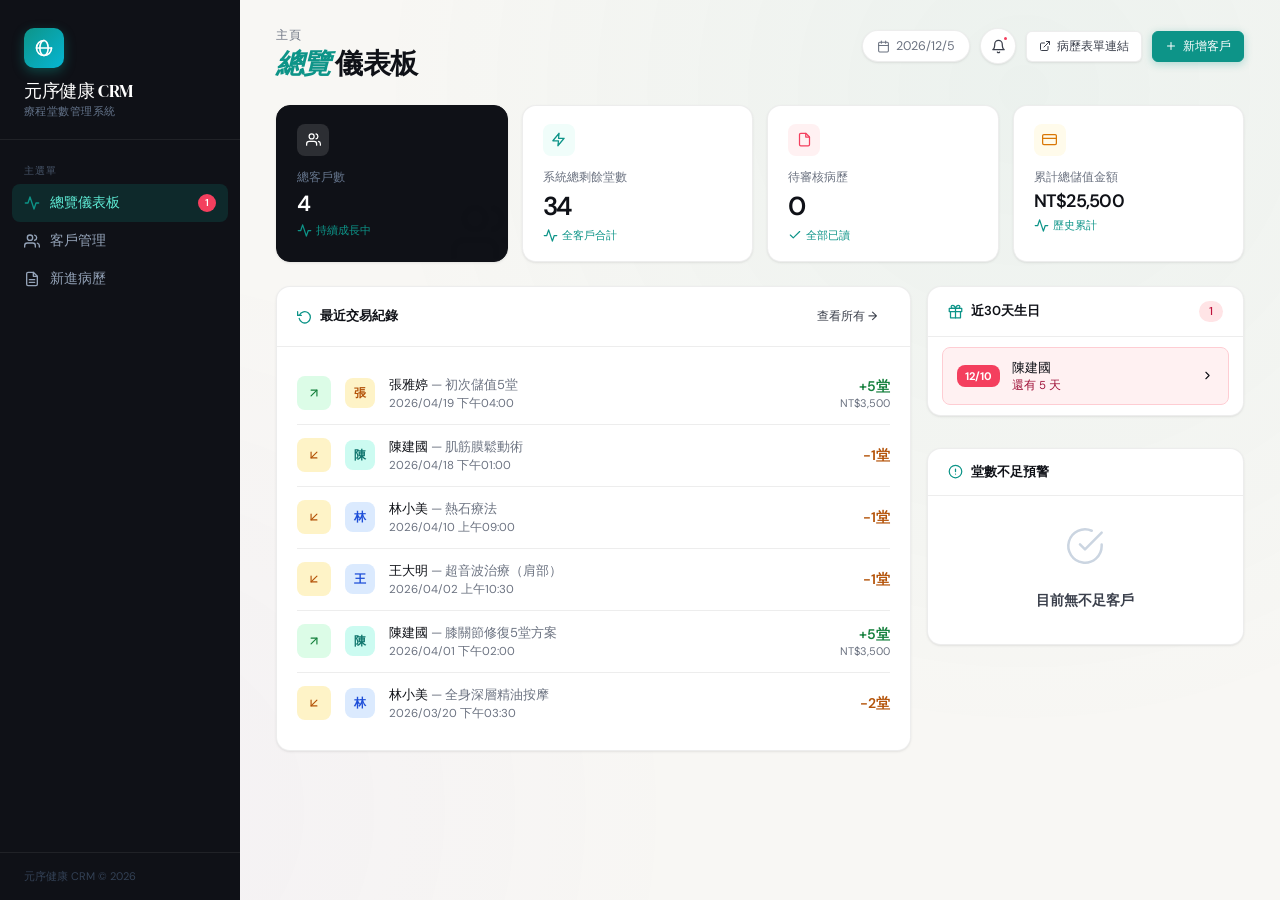
<file: index.html>
<!DOCTYPE html>
<html lang="zh-TW">
<head>
<meta charset="UTF-8"/>
<meta name="viewport" content="width=device-width,initial-scale=1.0"/>
<title>元序健康調理中心 — 療程管理系統</title>
<link rel="preconnect" href="https://fonts.googleapis.com"/>
<link rel="preconnect" href="https://fonts.gstatic.com" crossorigin/>
<link href="https://fonts.googleapis.com/css2?family=DM+Serif+Display:ital@0;1&family=DM+Sans:opsz,wght@9..40,300;9..40,400;9..40,500;9..40,600&display=swap" rel="stylesheet"/>
<link rel="stylesheet" href="style.css"/>
</head>
<body>
<div class="surface-pattern" aria-hidden="true"></div>
<div class="layout">

  <!-- Sidebar -->
  <aside class="sidebar">
    <div class="sidebar-logo">
      <div class="sidebar-logo-icon">
        <svg xmlns="http://www.w3.org/2000/svg" width="20" height="20" viewBox="0 0 24 24" fill="none" stroke="currentColor" stroke-width="2" stroke-linecap="round" stroke-linejoin="round"><path d="M12 3c-4.97 0-9 4.03-9 9s4.03 9 9 9 9-4.03 9-9"/><path d="M12 3c2.76 0 5 4.03 5 9s-2.24 9-5 9"/><path d="M3 12h18"/><path d="M12 3c-2.76 0-5 4.03-5 9s2.24 9 5 9"/></svg>
      </div>
      <div class="sidebar-title">元序健康 CRM</div>
      <div class="sidebar-subtitle">療程堂數管理系統</div>
    </div>
    <nav class="sidebar-nav">
      <div class="nav-section-label">主選單</div>
      <button class="nav-item active" data-page="dashboard" onclick="navigate('dashboard')">
        <svg xmlns="http://www.w3.org/2000/svg" width="16" height="16" viewBox="0 0 24 24" fill="none" stroke="currentColor" stroke-width="2" stroke-linecap="round" stroke-linejoin="round"><polyline points="22 12 18 12 15 21 9 3 6 12 2 12"/></svg>
        總覽儀表板
        <span class="nav-badge" id="nav-notif-badge" style="display:none">0</span>
      </button>
      <button class="nav-item" data-page="customers" onclick="navigate('customers')">
        <svg xmlns="http://www.w3.org/2000/svg" width="16" height="16" viewBox="0 0 24 24" fill="none" stroke="currentColor" stroke-width="2" stroke-linecap="round" stroke-linejoin="round"><path d="M17 21v-2a4 4 0 0 0-4-4H5a4 4 0 0 0-4 4v2"/><circle cx="9" cy="7" r="4"/><path d="M23 21v-2a4 4 0 0 0-3-3.87"/><path d="M16 3.13a4 4 0 0 1 0 7.75"/></svg>
        客戶管理
      </button>
      <button class="nav-item" data-page="intakes" onclick="navigate('intakes')">
        <svg xmlns="http://www.w3.org/2000/svg" width="16" height="16" viewBox="0 0 24 24" fill="none" stroke="currentColor" stroke-width="2" stroke-linecap="round" stroke-linejoin="round"><path d="M14 2H6a2 2 0 0 0-2 2v16a2 2 0 0 0 2 2h12a2 2 0 0 0 2-2V8z"/><polyline points="14 2 14 8 20 8"/><line x1="16" y1="13" x2="8" y2="13"/><line x1="16" y1="17" x2="8" y2="17"/></svg>
        新進病歷
        <span class="nav-badge" id="nav-intake-badge" style="display:none">0</span>
      </button>
    </nav>
    <div class="sidebar-footer">元序健康 CRM &copy; 2026</div>
  </aside>

  <!-- Main -->
  <main class="main" id="main">
    <div class="main-header">
      <div>
        <div class="breadcrumb" id="breadcrumb">主頁</div>
        <h1 class="main-title" id="main-title"><span>總覽</span> 儀表板</h1>
      </div>
      <div class="header-right">
        <div class="date-chip">
          <svg xmlns="http://www.w3.org/2000/svg" width="13" height="13" viewBox="0 0 24 24" fill="none" stroke="currentColor" stroke-width="2" stroke-linecap="round" stroke-linejoin="round"><rect x="3" y="4" width="18" height="18" rx="2" ry="2"/><line x1="16" y1="2" x2="16" y2="6"/><line x1="8" y1="2" x2="8" y2="6"/><line x1="3" y1="10" x2="21" y2="10"/></svg>
          <span id="today-date"></span>
        </div>
        <div class="icon-btn" title="通知">
          <span class="notif-dot" id="notif-dot" style="display:none"></span>
          <svg xmlns="http://www.w3.org/2000/svg" width="15" height="15" viewBox="0 0 24 24" fill="none" stroke="currentColor" stroke-width="2" stroke-linecap="round" stroke-linejoin="round"><path d="M18 8A6 6 0 0 0 6 8c0 7-3 9-3 9h18s-3-2-3-9"/><path d="M13.73 21a2 2 0 0 1-3.46 0"/></svg>
        </div>
        <a href="intake-form.html" target="_blank" class="btn btn-sm" style="text-decoration:none">
          <svg xmlns="http://www.w3.org/2000/svg" width="14" height="14" viewBox="0 0 24 24" fill="none" stroke="currentColor" stroke-width="2" stroke-linecap="round" stroke-linejoin="round"><path d="M18 13v6a2 2 0 0 1-2 2H5a2 2 0 0 1-2-2V8a2 2 0 0 1 2-2h6"/><polyline points="15 3 21 3 21 9"/><line x1="10" y1="14" x2="21" y2="3"/></svg>
          病歷表單連結
        </a>
        <button class="btn btn-primary btn-sm" onclick="openModal('add-customer')">
          <svg xmlns="http://www.w3.org/2000/svg" width="14" height="14" viewBox="0 0 24 24" fill="none" stroke="currentColor" stroke-width="2" stroke-linecap="round" stroke-linejoin="round"><line x1="12" y1="5" x2="12" y2="19"/><line x1="5" y1="12" x2="19" y2="12"/></svg>
          新增客戶
        </button>
      </div>
    </div>
    <div class="page-content">
      <div class="page active" id="page-dashboard"></div>
      <div class="page" id="page-customers"></div>
      <div class="page" id="page-profile"></div>
      <div class="page" id="page-intakes"></div>
    </div>
  </main>
</div>

<!-- Add Customer Modal -->
<div class="modal-overlay" id="modal-add-customer" style="display:none" onclick="closeModalOutside(event,'modal-add-customer')">
  <div class="modal">
    <div class="modal-header">
      <span class="modal-title">新增客戶檔案</span>
      <button class="icon-btn" onclick="closeModal('add-customer')">
        <svg xmlns="http://www.w3.org/2000/svg" width="16" height="16" viewBox="0 0 24 24" fill="none" stroke="currentColor" stroke-width="2" stroke-linecap="round" stroke-linejoin="round"><line x1="18" y1="6" x2="6" y2="18"/><line x1="6" y1="6" x2="18" y2="18"/></svg>
      </button>
    </div>
    <form id="form-add-customer" onsubmit="handleAddCustomer(event)">
      <div class="modal-body">
        <div class="form-grid-2">
          <div class="form-group"><label class="form-label">姓名 *</label><input name="name" required class="form-input" placeholder="王大明"/></div>
          <div class="form-group"><label class="form-label">手機號碼 *</label><input name="phone" required class="form-input" placeholder="0912-345-678"/></div>
        </div>
        <div class="form-grid-2">
          <div class="form-group"><label class="form-label">生日</label><input name="birthday" type="date" class="form-input"/></div>
          <div class="form-group"><label class="form-label">性別</label><select name="gender" class="form-input form-select"><option>女</option><option>男</option><option>其他</option></select></div>
        </div>
        <div class="form-group"><label class="form-label">健康狀況 / 備註</label><textarea name="notes" class="form-input form-textarea" placeholder="過敏、傷病史、偏好力道..."></textarea></div>
      </div>
      <div class="modal-footer">
        <button type="button" class="btn" onclick="closeModal('add-customer')">取消</button>
        <button type="submit" class="btn btn-primary">建立檔案</button>
      </div>
    </form>
  </div>
</div>

<!-- Transaction Modal -->
<div class="modal-overlay" id="modal-transaction" style="display:none" onclick="closeModalOutside(event,'modal-transaction')">
  <div class="modal">
    <div class="modal-header">
      <div><div class="modal-title" id="tx-modal-title">儲值</div><div class="modal-subtitle" id="tx-modal-subtitle"></div></div>
      <button class="icon-btn" onclick="closeModal('transaction')">
        <svg xmlns="http://www.w3.org/2000/svg" width="16" height="16" viewBox="0 0 24 24" fill="none" stroke="currentColor" stroke-width="2" stroke-linecap="round" stroke-linejoin="round"><line x1="18" y1="6" x2="6" y2="18"/><line x1="6" y1="6" x2="18" y2="18"/></svg>
      </button>
    </div>
    <form id="form-transaction" onsubmit="handleTransaction(event)">
      <div class="modal-body">
        <div class="alert alert-amber" id="tx-balance-alert" style="display:none">
          <svg xmlns="http://www.w3.org/2000/svg" width="15" height="15" viewBox="0 0 24 24" fill="none" stroke="currentColor" stroke-width="2" stroke-linecap="round" stroke-linejoin="round"><circle cx="12" cy="12" r="10"/><line x1="12" y1="8" x2="12" y2="12"/><line x1="12" y1="16" x2="12.01" y2="16"/></svg>
          <span id="tx-balance-text"></span>
        </div>
        <div id="tx-plan-section" class="form-group">
          <label class="form-label">快速選擇方案</label>
          <div class="plan-grid" id="plan-grid"></div>
        </div>
        <div class="form-grid-2" id="tx-fields">
          <div class="form-group"><label class="form-label" id="tx-sessions-label">增加堂數 *</label><input name="sessions" id="tx-sessions" required type="number" min="1" value="1" class="form-input"/></div>
          <div class="form-group" id="tx-amount-group"><label class="form-label">收款金額 (NT$) *</label><input name="amount" id="tx-amount" required type="number" min="0" class="form-input" placeholder="例：6500"/><div class="form-hint">可自訂覆蓋方案定價</div></div>
        </div>
        <div class="form-group"><label class="form-label">備註 / 療程名稱 *</label><input name="note" id="tx-note" required class="form-input" placeholder=""/></div>
      </div>
      <div class="modal-footer">
        <button type="button" class="btn" onclick="closeModal('transaction')">取消</button>
        <button type="submit" class="btn btn-primary" id="tx-submit-btn">確認</button>
      </div>
    </form>
  </div>
</div>

<!-- Share Points Modal -->
<div class="modal-overlay" id="modal-share" style="display:none" onclick="closeModalOutside(event,'modal-share')">
  <div class="modal">
    <div class="modal-header">
      <div><div class="modal-title">分享堂數給親友</div><div class="modal-subtitle" id="share-modal-subtitle"></div></div>
      <button class="icon-btn" onclick="closeModal('share')">
        <svg xmlns="http://www.w3.org/2000/svg" width="16" height="16" viewBox="0 0 24 24" fill="none" stroke="currentColor" stroke-width="2" stroke-linecap="round" stroke-linejoin="round"><line x1="18" y1="6" x2="6" y2="18"/><line x1="6" y1="6" x2="18" y2="18"/></svg>
      </button>
    </div>
    <div class="modal-body">
      <!-- Tab -->
      <div style="display:flex;gap:0;border:0.5px solid var(--border);border-radius:var(--border-radius-md);overflow:hidden;margin-bottom:16px">
        <button class="share-tab active" id="tab-phone" onclick="switchShareTab('phone')" style="flex:1;padding:8px;border:none;background:var(--color-background-info);color:var(--color-text-info);font-size:13px;cursor:pointer;font-family:var(--font-body)">轉贈給指定電話</button>
        <button class="share-tab" id="tab-code" onclick="switchShareTab('code')" style="flex:1;padding:8px;border:none;background:var(--color-background-secondary);color:var(--color-text-secondary);font-size:13px;cursor:pointer;font-family:var(--font-body)">產生分享碼</button>
      </div>
      <!-- Phone tab -->
      <div id="share-phone-panel">
        <form id="form-share-phone" onsubmit="handleSharePhone(event)">
          <div class="form-group"><label class="form-label">對方手機號碼 *</label><input name="toPhone" required class="form-input" placeholder="0912-345-678" id="share-to-phone"/></div>
          <div class="form-group"><label class="form-label">轉贈堂數 *</label><input name="shareAmt" required type="number" min="1" class="form-input" id="share-amount" placeholder="1"/><div class="form-hint" id="share-balance-hint"></div></div>
          <div class="form-group"><label class="form-label">留言（選填）</label><input name="shareMsg" class="form-input" placeholder="送給你的，好好保重！"/></div>
          <div class="modal-footer" style="padding:0;border:none;margin-top:4px">
            <button type="button" class="btn" onclick="closeModal('share')">取消</button>
            <button type="submit" class="btn btn-primary">確認轉贈</button>
          </div>
        </form>
      </div>
      <!-- Code tab -->
      <div id="share-code-panel" style="display:none">
        <div class="form-group"><label class="form-label">產生幾堂的分享碼</label><input type="number" min="1" class="form-input" id="code-amount" placeholder="1"/></div>
        <button class="btn btn-primary" style="width:100%;margin-bottom:12px" onclick="generateShareCode()">產生分享碼</button>
        <div id="share-code-result" style="display:none">
          <div style="background:var(--color-background-secondary);border:0.5px solid var(--color-border-tertiary);border-radius:var(--border-radius-md);padding:16px;text-align:center;margin-bottom:12px">
            <div style="font-size:11px;color:var(--color-text-secondary);margin-bottom:8px;text-transform:uppercase;letter-spacing:0.05em">分享碼</div>
            <div style="font-size:28px;font-weight:600;letter-spacing:0.15em;color:var(--color-text-primary)" id="gen-code">------</div>
            <div style="font-size:11px;color:var(--color-text-secondary);margin-top:6px" id="gen-code-info"></div>
          </div>
          <div style="font-size:12px;color:var(--color-text-secondary);line-height:1.6">將此分享碼傳給對方，對方在系統輸入後即可兌換堂數。分享碼 48 小時內有效，每組只能使用一次。</div>
        </div>
      </div>
    </div>
  </div>
</div>

<!-- Redeem Code Modal -->
<div class="modal-overlay" id="modal-redeem" style="display:none" onclick="closeModalOutside(event,'modal-redeem')">
  <div class="modal">
    <div class="modal-header">
      <div><div class="modal-title">兌換分享碼</div><div class="modal-subtitle" id="redeem-subtitle"></div></div>
      <button class="icon-btn" onclick="closeModal('redeem')">
        <svg xmlns="http://www.w3.org/2000/svg" width="16" height="16" viewBox="0 0 24 24" fill="none" stroke="currentColor" stroke-width="2" stroke-linecap="round" stroke-linejoin="round"><line x1="18" y1="6" x2="6" y2="18"/><line x1="6" y1="6" x2="18" y2="18"/></svg>
      </button>
    </div>
    <form id="form-redeem" onsubmit="handleRedeem(event)">
      <div class="modal-body">
        <div class="form-group"><label class="form-label">輸入分享碼</label><input name="code" required class="form-input" placeholder="例：A3K9XZ" id="redeem-code-input" style="text-transform:uppercase;letter-spacing:0.1em;font-size:18px;text-align:center"/></div>
        <div id="redeem-result" style="display:none"></div>
      </div>
      <div class="modal-footer">
        <button type="button" class="btn" onclick="closeModal('redeem')">取消</button>
        <button type="submit" class="btn btn-primary">兌換</button>
      </div>
    </form>
  </div>
</div>

<!-- Toast -->
<div class="toast" id="toast" style="display:none"><div class="toast-dot"></div><span id="toast-msg"></span></div>

<script src="app.js"></script>
</body>
</html>
</file>
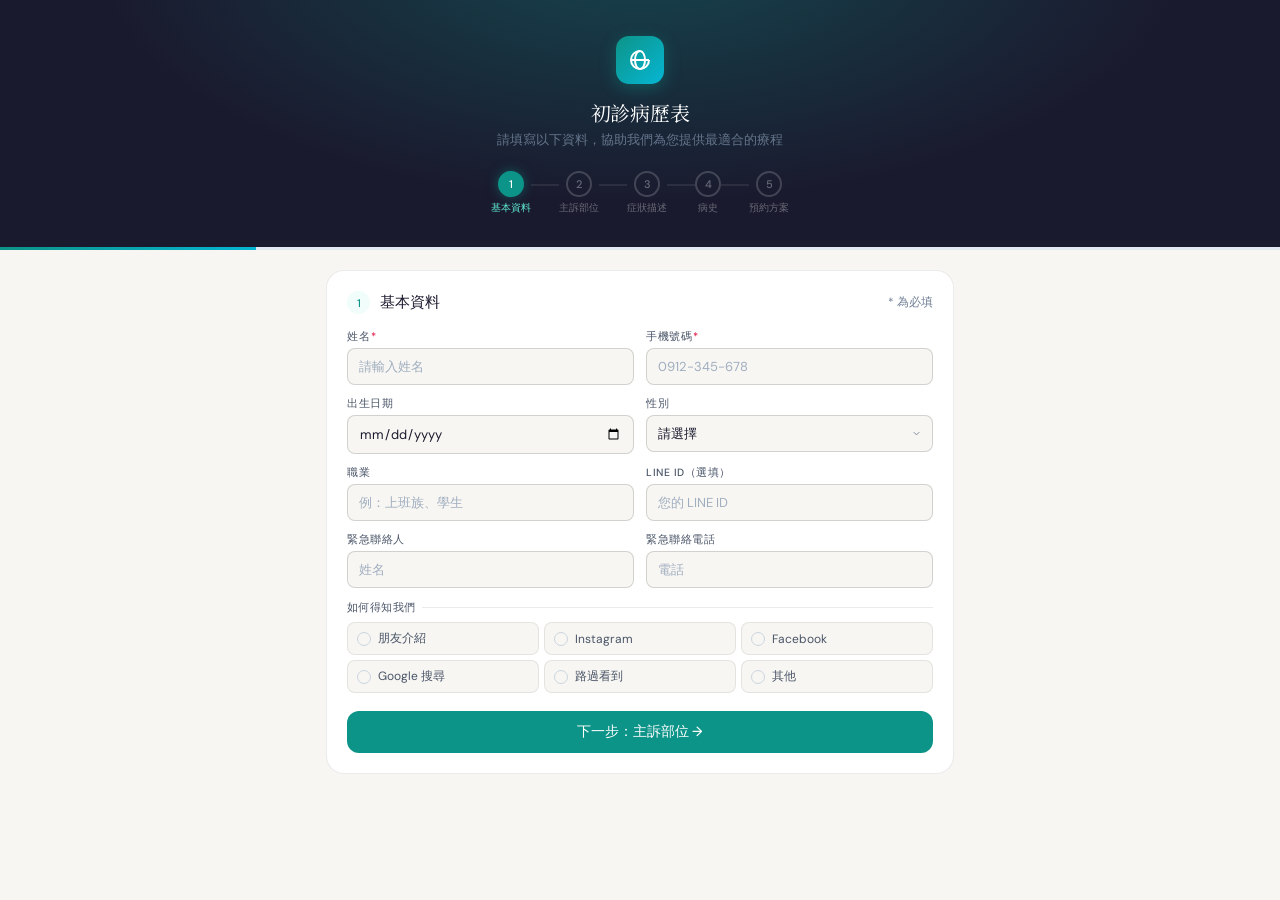
<file: intake-form.html>
<!DOCTYPE html>
<html lang="zh-TW">
<head>
<meta charset="UTF-8"/>
<meta name="viewport" content="width=device-width,initial-scale=1.0"/>
<title>初診病歷表 — 元序健康調理中心</title>
<link rel="preconnect" href="https://fonts.googleapis.com"/>
<link rel="preconnect" href="https://fonts.gstatic.com" crossorigin/>
<link href="https://fonts.googleapis.com/css2?family=Noto+Serif+TC:wght@400;500&family=DM+Sans:opsz,wght@9..40,300;9..40,400;9..40,500&display=swap" rel="stylesheet"/>
<style>
*{box-sizing:border-box;margin:0;padding:0}
:root{
  --ink:#1a1a2e;--ink2:#4a5568;--ink3:#718096;
  --surface:#f7f6f2;--card:#fff;--border:rgba(0,0,0,0.08);--border2:rgba(0,0,0,0.15);
  --teal:#0d9488;--teal-dark:#0f766e;--teal-light:#f0fdfa;
  --rose:#e11d48;--rose-light:#fff1f2;
  --r:12px;--r-sm:8px;--r-lg:18px;
  --font-display:'Noto Serif TC',Georgia,serif;
  --font-body:'DM Sans',system-ui,sans-serif;
}
html{scroll-behavior:smooth}
body{font-family:var(--font-body);background:var(--surface);color:var(--ink);min-height:100vh;-webkit-font-smoothing:antialiased}

/* ── Header ── */
.form-header{background:var(--ink);padding:36px 24px 32px;text-align:center;position:relative;overflow:hidden}
.form-header::before{content:'';position:absolute;inset:0;background:radial-gradient(ellipse at 50% -20%,rgba(13,148,136,0.35),transparent 60%);pointer-events:none}
.header-logo{width:48px;height:48px;border-radius:13px;background:linear-gradient(135deg,#0d9488,#06b6d4);display:flex;align-items:center;justify-content:center;margin:0 auto 14px;position:relative;z-index:1;box-shadow:0 4px 16px rgba(13,148,136,0.4)}
.header-logo svg{width:24px;height:24px;stroke:#fff;fill:none;stroke-width:2}
.header-title{font-family:var(--font-display);font-size:20px;color:#fff;letter-spacing:-0.01em;position:relative;z-index:1}
.header-sub{font-size:12.5px;color:#64748b;margin-top:5px;position:relative;z-index:1}

/* ── Steps ── */
.steps-row{display:flex;align-items:center;justify-content:center;gap:0;margin-top:22px;position:relative;z-index:1}
.step-item{display:flex;flex-direction:column;align-items:center;gap:5px}
.step-dot{width:26px;height:26px;border-radius:50%;border:2px solid rgba(255,255,255,0.18);color:rgba(255,255,255,0.35);font-size:11px;font-weight:500;display:flex;align-items:center;justify-content:center;transition:all .3s}
.step-dot.active{background:var(--teal);border-color:var(--teal);color:#fff;box-shadow:0 0 12px rgba(13,148,136,0.5)}
.step-dot.done{background:rgba(13,148,136,0.25);border-color:var(--teal);color:#5eead4}
.step-label{font-size:9.5px;color:rgba(255,255,255,0.35);white-space:nowrap;transition:all .3s}
.step-label.active{color:#5eead4}
.step-line{width:28px;height:2px;background:rgba(255,255,255,0.08);margin-bottom:17px;transition:all .3s}
.step-line.done{background:rgba(13,148,136,0.4)}

/* ── Progress ── */
.progress-bar{height:3px;background:#e2e8f0}
.progress-fill{height:100%;background:linear-gradient(90deg,var(--teal),#06b6d4);transition:width .4s ease}

/* ── Body ── */
.form-body{max-width:660px;margin:0 auto;padding:20px 16px 60px}

/* ── Sections ── */
.form-section{background:var(--card);border-radius:var(--r-lg);border:0.5px solid var(--border);padding:20px;margin-bottom:14px;display:none}
.form-section.active{display:block;animation:fadeUp .22s ease}
@keyframes fadeUp{from{opacity:0;transform:translateY(6px)}to{opacity:1;transform:translateY(0)}}
.section-hd{display:flex;align-items:center;gap:10px;margin-bottom:16px}
.section-num{width:23px;height:23px;border-radius:50%;background:var(--teal-light);color:var(--teal);font-size:11px;font-weight:500;display:flex;align-items:center;justify-content:center;flex-shrink:0}
.section-title{font-size:14.5px;font-weight:500;color:var(--ink)}
.section-note{font-size:11.5px;color:var(--ink3);margin-left:auto}

/* ── Fields ── */
.field-row{display:grid;grid-template-columns:1fr 1fr;gap:12px;margin-bottom:12px}
.field-row.one{grid-template-columns:1fr}
.field-row.three{grid-template-columns:1fr 1fr 1fr}
.field-group{display:flex;flex-direction:column;gap:4px}
.field-group.full{grid-column:1/-1}
.label{font-size:10.5px;font-weight:500;color:var(--ink2);text-transform:uppercase;letter-spacing:.05em}
.req{color:var(--rose);margin-left:1px}
.inp{width:100%;padding:9px 11px;border:1px solid var(--border2);border-radius:var(--r-sm);background:var(--surface);color:var(--ink);font-size:13px;font-family:var(--font-body);outline:none;transition:all .15s;-webkit-appearance:none}
.inp:focus{border-color:var(--teal);box-shadow:0 0 0 3px rgba(13,148,136,.1);background:var(--card)}
.inp::placeholder{color:#a0aec0}
select.inp{cursor:pointer;background-image:url("data:image/svg+xml,%3Csvg xmlns='http://www.w3.org/2000/svg' width='11' height='11' viewBox='0 0 24 24' fill='none' stroke='%23718096' stroke-width='2'%3E%3Cpolyline points='6 9 12 15 18 9'/%3E%3C/svg%3E");background-repeat:no-repeat;background-position:right 10px center;padding-right:28px}
textarea.inp{resize:vertical;min-height:72px;line-height:1.6}
.err-msg{font-size:11px;color:var(--rose);margin-top:3px;display:none}
.inp.err{border-color:var(--rose);box-shadow:0 0 0 3px rgba(225,29,72,.1)}

/* ── Sub heading ── */
.sub-hd{font-size:11px;font-weight:500;color:var(--ink2);margin:12px 0 7px;display:flex;align-items:center;gap:6px;text-transform:uppercase;letter-spacing:.04em}
.sub-hd::after{content:'';flex:1;height:.5px;background:var(--border)}

/* ── Checkboxes ── */
.ck-grid{display:grid;grid-template-columns:repeat(auto-fill,minmax(120px,1fr));gap:5px;margin-bottom:2px}
.ck-grid.sm{grid-template-columns:repeat(auto-fill,minmax(100px,1fr))}
.ck-grid.lg{grid-template-columns:repeat(auto-fill,minmax(150px,1fr))}
.ck{display:flex;align-items:center;gap:7px;padding:7px 9px;background:var(--surface);border:1px solid var(--border);border-radius:var(--r-sm);cursor:pointer;font-size:12px;color:var(--ink2);transition:all .12s;user-select:none;-webkit-user-select:none}
.ck:hover{border-color:#a7f3d0;background:#f0fdfa}
.ck.on{background:var(--teal-light);border-color:#5eead4;color:var(--teal)}
.ck-box{width:14px;height:14px;border-radius:3px;border:1.5px solid #cbd5e0;flex-shrink:0;display:flex;align-items:center;justify-content:center;transition:all .12s}
.ck.on .ck-box{background:var(--teal);border-color:var(--teal)}
.ck-tick{display:none;width:8px;height:8px}
.ck.on .ck-tick{display:block}

/* ── Radio ── */
.rd-grid{display:grid;grid-template-columns:repeat(auto-fill,minmax(120px,1fr));gap:5px}
.rd-grid.lg{grid-template-columns:repeat(auto-fill,minmax(150px,1fr))}
.rd{display:flex;align-items:center;gap:7px;padding:7px 9px;background:var(--surface);border:1px solid var(--border);border-radius:var(--r-sm);cursor:pointer;font-size:12px;color:var(--ink2);transition:all .12s;user-select:none;-webkit-user-select:none}
.rd:hover{border-color:#a7f3d0;background:#f0fdfa}
.rd.on{background:var(--teal-light);border-color:#5eead4;color:var(--teal)}
.rd-dot{width:14px;height:14px;border-radius:50%;border:1.5px solid #cbd5e0;flex-shrink:0;transition:all .12s}
.rd.on .rd-dot{background:var(--teal);border-color:var(--teal);box-shadow:inset 0 0 0 3px #f0fdfa}

/* ── Pain scale ── */
.pain-scale{display:grid;grid-template-columns:repeat(10,1fr);gap:4px;margin-top:5px}
.pb{padding:7px 0;border-radius:var(--r-sm);border:1px solid var(--border);background:var(--surface);font-size:11.5px;font-weight:500;color:var(--ink3);cursor:pointer;text-align:center;transition:all .15s;-webkit-appearance:none;font-family:var(--font-body)}
.pb:hover{border-color:#a7f3d0;background:#f0fdfa}
.pb.p1,.pb.p2,.pb.p3{background:#dcfce7;border-color:#86efac;color:#15803d}
.pb.p4,.pb.p5,.pb.p6{background:#fef9c3;border-color:#fde047;color:#854d0e}
.pb.p7,.pb.p8{background:#ffedd5;border-color:#fb923c;color:#c2410c}
.pb.p9,.pb.p10{background:#fee2e2;border-color:#f87171;color:#b91c1c}
.pain-hint{display:flex;justify-content:space-between;font-size:10.5px;color:var(--ink3);margin-top:4px}

/* ── Plan cards ── */
.plan-grid{display:grid;grid-template-columns:1fr 1fr;gap:8px}
.plan-card{border:1.5px solid var(--border);border-radius:var(--r);padding:13px;cursor:pointer;transition:all .15s;background:var(--surface);position:relative;-webkit-tap-highlight-color:transparent}
.plan-card:hover{border-color:#5eead4;background:#f0fdfa}
.plan-card.on{border-color:var(--teal);background:var(--teal-light)}
.plan-featured-badge{position:absolute;top:-1px;right:10px;background:#f59e0b;color:#fff;font-size:9.5px;font-weight:600;padding:2px 7px;border-radius:0 0 6px 6px;letter-spacing:.02em}
.plan-name{font-size:12.5px;font-weight:500;color:var(--ink);margin-bottom:2px}
.plan-price{font-size:17px;font-weight:700;color:var(--teal);letter-spacing:-.03em}
.plan-desc{font-size:11px;color:var(--ink3);margin-top:2px}
.plan-card.on .plan-name{color:var(--teal)}
.plan-other-extra{margin-top:8px;display:none}
.plan-other-extra.show{display:block}

/* ── Consent ── */
.consent-box{background:#fafaf9;border:.5px solid var(--border);border-radius:var(--r-sm);padding:13px;font-size:11.5px;color:var(--ink3);line-height:1.85;margin-bottom:12px}
.consent-box strong{color:var(--ink2)}

/* ── Nav buttons ── */
.nav-row{display:flex;gap:10px;margin-top:18px}
.btn-back{flex:0 0 auto;padding:11px 18px;background:var(--surface);border:1px solid var(--border2);border-radius:var(--r);font-size:13px;color:var(--ink2);cursor:pointer;font-family:var(--font-body);transition:all .15s}
.btn-back:hover{background:#eee}
.btn-next{flex:1;padding:12px;background:var(--teal);color:#fff;border:none;border-radius:var(--r);font-size:13.5px;font-weight:500;cursor:pointer;font-family:var(--font-body);transition:all .15s}
.btn-next:hover{background:var(--teal-dark)}
.btn-submit{flex:1;padding:12px;background:var(--ink);color:#fff;border:none;border-radius:var(--r);font-size:13.5px;font-weight:500;cursor:pointer;font-family:var(--font-body);transition:all .15s;display:flex;align-items:center;justify-content:center;gap:8px}
.btn-submit:hover{background:#2d3748}
.btn-submit:disabled{background:#94a3b8;cursor:not-allowed}
.spinner{width:16px;height:16px;border:2px solid rgba(255,255,255,.3);border-top-color:#fff;border-radius:50%;animation:spin .7s linear infinite;flex-shrink:0}
@keyframes spin{to{transform:rotate(360deg)}}

/* ── Thank you ── */
.thankyou{display:none;text-align:center;padding:44px 20px}
.thankyou.show{display:block;animation:fadeUp .3s ease}
.ty-icon{width:60px;height:60px;border-radius:50%;background:var(--teal-light);border:2px solid #5eead4;display:flex;align-items:center;justify-content:center;margin:0 auto 18px}
.ty-icon svg{width:26px;height:26px;stroke:var(--teal);fill:none;stroke-width:2.5}
.ty-title{font-family:var(--font-display);font-size:21px;color:var(--ink);margin-bottom:8px}
.ty-sub{font-size:13.5px;color:var(--ink3);line-height:1.75;margin-bottom:22px}
.ty-card{background:var(--card);border:.5px solid var(--border);border-radius:var(--r-lg);padding:14px 18px;margin-bottom:10px;text-align:left}
.ty-card-title{font-size:11px;font-weight:500;color:var(--ink2);text-transform:uppercase;letter-spacing:.05em;margin-bottom:8px}
.ty-summary{font-size:13px;color:var(--ink2);line-height:1.9}
.ty-summary span{color:var(--teal);font-weight:500}
.line-btn{display:flex;align-items:center;justify-content:center;gap:10px;padding:13px;background:#06c755;color:#fff;border-radius:var(--r);font-size:13.5px;font-weight:500;cursor:pointer;border:none;font-family:var(--font-body);width:100%;margin-top:6px;transition:all .15s}
.line-btn:hover{background:#05a847}
.line-btn svg{width:20px;height:20px}

/* ── Mobile ── */
@media(max-width:480px){
  .field-row{grid-template-columns:1fr}
  .plan-grid{grid-template-columns:1fr}
  .pain-scale{gap:3px}
  .pb{font-size:10.5px;padding:6px 0}
  .ck-grid{grid-template-columns:repeat(auto-fill,minmax(95px,1fr))}
}
</style>
</head>
<body>

<!-- ─── 設定區：填入你的 Google Apps Script Webhook URL ─── -->
<script>
// ★ 重要：把 Google Apps Script 部署後的 URL 填在這裡
// 格式：https://script.google.com/macros/s/XXXXXXXX/exec
var WEBHOOK_URL = '請填入你的_Make_Webhook_URL';

// ★ LINE@ 加入連結（從 LINE Official Account Manager 取得）
var LINE_OA_URL = 'https://line.me/R/ti/p/@230kztiw';
</script>

<div class="form-header">
  <div class="header-logo">
    <svg viewBox="0 0 24 24"><path d="M12 3c-4.97 0-9 4.03-9 9s4.03 9 9 9 9-4.03 9-9"/><path d="M12 3c2.76 0 5 4.03 5 9s-2.24 9-5 9"/><path d="M3 12h18"/><path d="M12 3c-2.76 0-5 4.03-5 9s2.24 9 5 9"/></svg>
  </div>
  <div class="header-title">初診病歷表</div>
  <div class="header-sub">請填寫以下資料，協助我們為您提供最適合的療程</div>
  <div class="steps-row">
    <div class="step-item"><div class="step-dot active" id="sd1">1</div><div class="step-label active" id="sl1">基本資料</div></div>
    <div class="step-line" id="sline1"></div>
    <div class="step-item"><div class="step-dot" id="sd2">2</div><div class="step-label" id="sl2">主訴部位</div></div>
    <div class="step-line" id="sline2"></div>
    <div class="step-item"><div class="step-dot" id="sd3">3</div><div class="step-label" id="sl3">症狀描述</div></div>
    <div class="step-line" id="sline3"></div>
    <div class="step-item"><div class="step-dot" id="sd4">4</div><div class="step-label" id="sl4">病史</div></div>
    <div class="step-line" id="sline4"></div>
    <div class="step-item"><div class="step-dot" id="sd5">5</div><div class="step-label" id="sl5">預約方案</div></div>
  </div>
</div>
<div class="progress-bar"><div class="progress-fill" id="pf" style="width:20%"></div></div>

<div class="form-body">

<!-- ── STEP 1 ── -->
<div class="form-section active" id="sec1">
  <div class="section-hd"><div class="section-num">1</div><div class="section-title">基本資料</div><div class="section-note">* 為必填</div></div>
  <div class="field-row">
    <div class="field-group"><div class="label">姓名<span class="req">*</span></div><input class="inp" id="f-name" type="text" placeholder="請輸入姓名"/><div class="err-msg" id="e-name">請輸入姓名</div></div>
    <div class="field-group"><div class="label">手機號碼<span class="req">*</span></div><input class="inp" id="f-phone" type="tel" placeholder="0912-345-678"/><div class="err-msg" id="e-phone">請輸入手機號碼</div></div>
  </div>
  <div class="field-row">
    <div class="field-group"><div class="label">出生日期</div><input class="inp" id="f-bday" type="date"/></div>
    <div class="field-group"><div class="label">性別</div><select class="inp" id="f-gender"><option value="">請選擇</option><option>男</option><option>女</option><option>其他</option></select></div>
  </div>
  <div class="field-row">
    <div class="field-group"><div class="label">職業</div><input class="inp" id="f-job" type="text" placeholder="例：上班族、學生"/></div>
    <div class="field-group"><div class="label">LINE ID（選填）</div><input class="inp" id="f-line" type="text" placeholder="您的 LINE ID"/></div>
  </div>
  <div class="field-row">
    <div class="field-group"><div class="label">緊急聯絡人</div><input class="inp" id="f-ec-name" type="text" placeholder="姓名"/></div>
    <div class="field-group"><div class="label">緊急聯絡電話</div><input class="inp" id="f-ec-phone" type="tel" placeholder="電話"/></div>
  </div>
  <div class="sub-hd">如何得知我們</div>
  <div class="rd-grid lg" id="referral-grid">
    <div class="rd" onclick="rdSel(this,'referral')"><div class="rd-dot"></div>朋友介紹</div>
    <div class="rd" onclick="rdSel(this,'referral')"><div class="rd-dot"></div>Instagram</div>
    <div class="rd" onclick="rdSel(this,'referral')"><div class="rd-dot"></div>Facebook</div>
    <div class="rd" onclick="rdSel(this,'referral')"><div class="rd-dot"></div>Google 搜尋</div>
    <div class="rd" onclick="rdSel(this,'referral')"><div class="rd-dot"></div>路過看到</div>
    <div class="rd" onclick="rdSel(this,'referral')"><div class="rd-dot"></div>其他</div>
  </div>
  <div class="nav-row"><button class="btn-next" onclick="goNext(1)">下一步：主訴部位 →</button></div>
</div>

<!-- ── STEP 2 ── -->
<div class="form-section" id="sec2">
  <div class="section-hd"><div class="section-num">2</div><div class="section-title">主訴部位</div><div class="section-note">可複選</div></div>
  <div class="sub-hd" style="margin-top:0">頭頸部</div>
  <div class="ck-grid sm">
    <div class="ck" data-group="parts" onclick="ckTog(this)"><div class="ck-box"><svg class="ck-tick" viewBox="0 0 10 10"><polyline points="1.5,5 4,7.5 8.5,2.5" stroke="white" stroke-width="1.8" fill="none" stroke-linecap="round" stroke-linejoin="round"/></svg></div>頭部</div>
    <div class="ck" data-group="parts" onclick="ckTog(this)"><div class="ck-box"><svg class="ck-tick" viewBox="0 0 10 10"><polyline points="1.5,5 4,7.5 8.5,2.5" stroke="white" stroke-width="1.8" fill="none" stroke-linecap="round" stroke-linejoin="round"/></svg></div>頸部</div>
    <div class="ck" data-group="parts" onclick="ckTog(this)"><div class="ck-box"><svg class="ck-tick" viewBox="0 0 10 10"><polyline points="1.5,5 4,7.5 8.5,2.5" stroke="white" stroke-width="1.8" fill="none" stroke-linecap="round" stroke-linejoin="round"/></svg></div>下顎 / TMJ</div>
  </div>
  <div class="sub-hd">上肢</div>
  <div class="ck-grid sm">
    <div class="ck" data-group="parts" onclick="ckTog(this)"><div class="ck-box"><svg class="ck-tick" viewBox="0 0 10 10"><polyline points="1.5,5 4,7.5 8.5,2.5" stroke="white" stroke-width="1.8" fill="none" stroke-linecap="round" stroke-linejoin="round"/></svg></div>肩膀</div>
    <div class="ck" data-group="parts" onclick="ckTog(this)"><div class="ck-box"><svg class="ck-tick" viewBox="0 0 10 10"><polyline points="1.5,5 4,7.5 8.5,2.5" stroke="white" stroke-width="1.8" fill="none" stroke-linecap="round" stroke-linejoin="round"/></svg></div>上臂</div>
    <div class="ck" data-group="parts" onclick="ckTog(this)"><div class="ck-box"><svg class="ck-tick" viewBox="0 0 10 10"><polyline points="1.5,5 4,7.5 8.5,2.5" stroke="white" stroke-width="1.8" fill="none" stroke-linecap="round" stroke-linejoin="round"/></svg></div>手肘</div>
    <div class="ck" data-group="parts" onclick="ckTog(this)"><div class="ck-box"><svg class="ck-tick" viewBox="0 0 10 10"><polyline points="1.5,5 4,7.5 8.5,2.5" stroke="white" stroke-width="1.8" fill="none" stroke-linecap="round" stroke-linejoin="round"/></svg></div>前臂</div>
    <div class="ck" data-group="parts" onclick="ckTog(this)"><div class="ck-box"><svg class="ck-tick" viewBox="0 0 10 10"><polyline points="1.5,5 4,7.5 8.5,2.5" stroke="white" stroke-width="1.8" fill="none" stroke-linecap="round" stroke-linejoin="round"/></svg></div>手腕 / 手掌</div>
  </div>
  <div class="sub-hd">軀幹</div>
  <div class="ck-grid sm">
    <div class="ck" data-group="parts" onclick="ckTog(this)"><div class="ck-box"><svg class="ck-tick" viewBox="0 0 10 10"><polyline points="1.5,5 4,7.5 8.5,2.5" stroke="white" stroke-width="1.8" fill="none" stroke-linecap="round" stroke-linejoin="round"/></svg></div>上背</div>
    <div class="ck" data-group="parts" onclick="ckTog(this)"><div class="ck-box"><svg class="ck-tick" viewBox="0 0 10 10"><polyline points="1.5,5 4,7.5 8.5,2.5" stroke="white" stroke-width="1.8" fill="none" stroke-linecap="round" stroke-linejoin="round"/></svg></div>中背</div>
    <div class="ck" data-group="parts" onclick="ckTog(this)"><div class="ck-box"><svg class="ck-tick" viewBox="0 0 10 10"><polyline points="1.5,5 4,7.5 8.5,2.5" stroke="white" stroke-width="1.8" fill="none" stroke-linecap="round" stroke-linejoin="round"/></svg></div>下背 / 腰部</div>
    <div class="ck" data-group="parts" onclick="ckTog(this)"><div class="ck-box"><svg class="ck-tick" viewBox="0 0 10 10"><polyline points="1.5,5 4,7.5 8.5,2.5" stroke="white" stroke-width="1.8" fill="none" stroke-linecap="round" stroke-linejoin="round"/></svg></div>薦椎 / 尾椎</div>
    <div class="ck" data-group="parts" onclick="ckTog(this)"><div class="ck-box"><svg class="ck-tick" viewBox="0 0 10 10"><polyline points="1.5,5 4,7.5 8.5,2.5" stroke="white" stroke-width="1.8" fill="none" stroke-linecap="round" stroke-linejoin="round"/></svg></div>胸口 / 肋骨</div>
  </div>
  <div class="sub-hd">下肢</div>
  <div class="ck-grid sm">
    <div class="ck" data-group="parts" onclick="ckTog(this)"><div class="ck-box"><svg class="ck-tick" viewBox="0 0 10 10"><polyline points="1.5,5 4,7.5 8.5,2.5" stroke="white" stroke-width="1.8" fill="none" stroke-linecap="round" stroke-linejoin="round"/></svg></div>臀部 / 髖</div>
    <div class="ck" data-group="parts" onclick="ckTog(this)"><div class="ck-box"><svg class="ck-tick" viewBox="0 0 10 10"><polyline points="1.5,5 4,7.5 8.5,2.5" stroke="white" stroke-width="1.8" fill="none" stroke-linecap="round" stroke-linejoin="round"/></svg></div>大腿</div>
    <div class="ck" data-group="parts" onclick="ckTog(this)"><div class="ck-box"><svg class="ck-tick" viewBox="0 0 10 10"><polyline points="1.5,5 4,7.5 8.5,2.5" stroke="white" stroke-width="1.8" fill="none" stroke-linecap="round" stroke-linejoin="round"/></svg></div>膝蓋</div>
    <div class="ck" data-group="parts" onclick="ckTog(this)"><div class="ck-box"><svg class="ck-tick" viewBox="0 0 10 10"><polyline points="1.5,5 4,7.5 8.5,2.5" stroke="white" stroke-width="1.8" fill="none" stroke-linecap="round" stroke-linejoin="round"/></svg></div>小腿</div>
    <div class="ck" data-group="parts" onclick="ckTog(this)"><div class="ck-box"><svg class="ck-tick" viewBox="0 0 10 10"><polyline points="1.5,5 4,7.5 8.5,2.5" stroke="white" stroke-width="1.8" fill="none" stroke-linecap="round" stroke-linejoin="round"/></svg></div>腳踝</div>
    <div class="ck" data-group="parts" onclick="ckTog(this)"><div class="ck-box"><svg class="ck-tick" viewBox="0 0 10 10"><polyline points="1.5,5 4,7.5 8.5,2.5" stroke="white" stroke-width="1.8" fill="none" stroke-linecap="round" stroke-linejoin="round"/></svg></div>足底 / 腳趾</div>
  </div>
  <div class="nav-row"><button class="btn-back" onclick="goBack(2)">← 上一步</button><button class="btn-next" onclick="goNext(2)">下一步：症狀描述 →</button></div>
</div>

<!-- ── STEP 3 ── -->
<div class="form-section" id="sec3">
  <div class="section-hd"><div class="section-num">3</div><div class="section-title">症狀描述</div><div class="section-note">可複選</div></div>
  <div class="sub-hd" style="margin-top:0">症狀類型</div>
  <div class="ck-grid">
    <div class="ck" data-group="symptoms" onclick="ckTog(this)"><div class="ck-box"><svg class="ck-tick" viewBox="0 0 10 10"><polyline points="1.5,5 4,7.5 8.5,2.5" stroke="white" stroke-width="1.8" fill="none" stroke-linecap="round" stroke-linejoin="round"/></svg></div>痠痛</div>
    <div class="ck" data-group="symptoms" onclick="ckTog(this)"><div class="ck-box"><svg class="ck-tick" viewBox="0 0 10 10"><polyline points="1.5,5 4,7.5 8.5,2.5" stroke="white" stroke-width="1.8" fill="none" stroke-linecap="round" stroke-linejoin="round"/></svg></div>緊繃僵硬</div>
    <div class="ck" data-group="symptoms" onclick="ckTog(this)"><div class="ck-box"><svg class="ck-tick" viewBox="0 0 10 10"><polyline points="1.5,5 4,7.5 8.5,2.5" stroke="white" stroke-width="1.8" fill="none" stroke-linecap="round" stroke-linejoin="round"/></svg></div>麻木感</div>
    <div class="ck" data-group="symptoms" onclick="ckTog(this)"><div class="ck-box"><svg class="ck-tick" viewBox="0 0 10 10"><polyline points="1.5,5 4,7.5 8.5,2.5" stroke="white" stroke-width="1.8" fill="none" stroke-linecap="round" stroke-linejoin="round"/></svg></div>刺痛 / 放射痛</div>
    <div class="ck" data-group="symptoms" onclick="ckTog(this)"><div class="ck-box"><svg class="ck-tick" viewBox="0 0 10 10"><polyline points="1.5,5 4,7.5 8.5,2.5" stroke="white" stroke-width="1.8" fill="none" stroke-linecap="round" stroke-linejoin="round"/></svg></div>活動受限</div>
    <div class="ck" data-group="symptoms" onclick="ckTog(this)"><div class="ck-box"><svg class="ck-tick" viewBox="0 0 10 10"><polyline points="1.5,5 4,7.5 8.5,2.5" stroke="white" stroke-width="1.8" fill="none" stroke-linecap="round" stroke-linejoin="round"/></svg></div>無力感</div>
    <div class="ck" data-group="symptoms" onclick="ckTog(this)"><div class="ck-box"><svg class="ck-tick" viewBox="0 0 10 10"><polyline points="1.5,5 4,7.5 8.5,2.5" stroke="white" stroke-width="1.8" fill="none" stroke-linecap="round" stroke-linejoin="round"/></svg></div>腫脹</div>
    <div class="ck" data-group="symptoms" onclick="ckTog(this)"><div class="ck-box"><svg class="ck-tick" viewBox="0 0 10 10"><polyline points="1.5,5 4,7.5 8.5,2.5" stroke="white" stroke-width="1.8" fill="none" stroke-linecap="round" stroke-linejoin="round"/></svg></div>關節彈響</div>
    <div class="ck" data-group="symptoms" onclick="ckTog(this)"><div class="ck-box"><svg class="ck-tick" viewBox="0 0 10 10"><polyline points="1.5,5 4,7.5 8.5,2.5" stroke="white" stroke-width="1.8" fill="none" stroke-linecap="round" stroke-linejoin="round"/></svg></div>姿勢問題</div>
    <div class="ck" data-group="symptoms" onclick="ckTog(this)"><div class="ck-box"><svg class="ck-tick" viewBox="0 0 10 10"><polyline points="1.5,5 4,7.5 8.5,2.5" stroke="white" stroke-width="1.8" fill="none" stroke-linecap="round" stroke-linejoin="round"/></svg></div>頭痛 / 頭暈</div>
  </div>
  <div class="sub-hd">疼痛程度</div>
  <div class="pain-scale" id="painScale">
    <button class="pb" onclick="setPain(1)" type="button">1</button><button class="pb" onclick="setPain(2)" type="button">2</button><button class="pb" onclick="setPain(3)" type="button">3</button><button class="pb" onclick="setPain(4)" type="button">4</button><button class="pb" onclick="setPain(5)" type="button">5</button><button class="pb" onclick="setPain(6)" type="button">6</button><button class="pb" onclick="setPain(7)" type="button">7</button><button class="pb" onclick="setPain(8)" type="button">8</button><button class="pb" onclick="setPain(9)" type="button">9</button><button class="pb" onclick="setPain(10)" type="button">10</button>
  </div>
  <div class="pain-hint"><span>不太痛</span><span>非常劇烈</span></div>
  <div class="sub-hd">持續時間</div>
  <div class="rd-grid" id="duration-grid">
    <div class="rd" onclick="rdSel(this,'duration')"><div class="rd-dot"></div>3 天以內</div>
    <div class="rd" onclick="rdSel(this,'duration')"><div class="rd-dot"></div>1 週內</div>
    <div class="rd" onclick="rdSel(this,'duration')"><div class="rd-dot"></div>1 個月內</div>
    <div class="rd" onclick="rdSel(this,'duration')"><div class="rd-dot"></div>1–3 個月</div>
    <div class="rd" onclick="rdSel(this,'duration')"><div class="rd-dot"></div>3–6 個月</div>
    <div class="rd" onclick="rdSel(this,'duration')"><div class="rd-dot"></div>半年以上</div>
  </div>
  <div class="sub-hd">何時較明顯</div>
  <div class="ck-grid">
    <div class="ck" data-group="timing" onclick="ckTog(this)"><div class="ck-box"><svg class="ck-tick" viewBox="0 0 10 10"><polyline points="1.5,5 4,7.5 8.5,2.5" stroke="white" stroke-width="1.8" fill="none" stroke-linecap="round" stroke-linejoin="round"/></svg></div>早晨起床</div>
    <div class="ck" data-group="timing" onclick="ckTog(this)"><div class="ck-box"><svg class="ck-tick" viewBox="0 0 10 10"><polyline points="1.5,5 4,7.5 8.5,2.5" stroke="white" stroke-width="1.8" fill="none" stroke-linecap="round" stroke-linejoin="round"/></svg></div>久坐後</div>
    <div class="ck" data-group="timing" onclick="ckTog(this)"><div class="ck-box"><svg class="ck-tick" viewBox="0 0 10 10"><polyline points="1.5,5 4,7.5 8.5,2.5" stroke="white" stroke-width="1.8" fill="none" stroke-linecap="round" stroke-linejoin="round"/></svg></div>運動後</div>
    <div class="ck" data-group="timing" onclick="ckTog(this)"><div class="ck-box"><svg class="ck-tick" viewBox="0 0 10 10"><polyline points="1.5,5 4,7.5 8.5,2.5" stroke="white" stroke-width="1.8" fill="none" stroke-linecap="round" stroke-linejoin="round"/></svg></div>工作時</div>
    <div class="ck" data-group="timing" onclick="ckTog(this)"><div class="ck-box"><svg class="ck-tick" viewBox="0 0 10 10"><polyline points="1.5,5 4,7.5 8.5,2.5" stroke="white" stroke-width="1.8" fill="none" stroke-linecap="round" stroke-linejoin="round"/></svg></div>夜間 / 睡前</div>
    <div class="ck" data-group="timing" onclick="ckTog(this)"><div class="ck-box"><svg class="ck-tick" viewBox="0 0 10 10"><polyline points="1.5,5 4,7.5 8.5,2.5" stroke="white" stroke-width="1.8" fill="none" stroke-linecap="round" stroke-linejoin="round"/></svg></div>持續性</div>
  </div>
  <div class="nav-row"><button class="btn-back" onclick="goBack(3)">← 上一步</button><button class="btn-next" onclick="goNext(3)">下一步：病史 →</button></div>
</div>

<!-- ── STEP 4 ── -->
<div class="form-section" id="sec4">
  <div class="section-hd"><div class="section-num">4</div><div class="section-title">病史與生活習慣</div><div class="section-note">可複選</div></div>
  <div class="sub-hd" style="margin-top:0">曾做過的處理方式</div>
  <div class="ck-grid lg">
    <div class="ck" data-group="treatments" onclick="ckTog(this)"><div class="ck-box"><svg class="ck-tick" viewBox="0 0 10 10"><polyline points="1.5,5 4,7.5 8.5,2.5" stroke="white" stroke-width="1.8" fill="none" stroke-linecap="round" stroke-linejoin="round"/></svg></div>從未處理</div>
    <div class="ck" data-group="treatments" onclick="ckTog(this)"><div class="ck-box"><svg class="ck-tick" viewBox="0 0 10 10"><polyline points="1.5,5 4,7.5 8.5,2.5" stroke="white" stroke-width="1.8" fill="none" stroke-linecap="round" stroke-linejoin="round"/></svg></div>就醫看診</div>
    <div class="ck" data-group="treatments" onclick="ckTog(this)"><div class="ck-box"><svg class="ck-tick" viewBox="0 0 10 10"><polyline points="1.5,5 4,7.5 8.5,2.5" stroke="white" stroke-width="1.8" fill="none" stroke-linecap="round" stroke-linejoin="round"/></svg></div>物理治療</div>
    <div class="ck" data-group="treatments" onclick="ckTog(this)"><div class="ck-box"><svg class="ck-tick" viewBox="0 0 10 10"><polyline points="1.5,5 4,7.5 8.5,2.5" stroke="white" stroke-width="1.8" fill="none" stroke-linecap="round" stroke-linejoin="round"/></svg></div>整脊 / 整骨</div>
    <div class="ck" data-group="treatments" onclick="ckTog(this)"><div class="ck-box"><svg class="ck-tick" viewBox="0 0 10 10"><polyline points="1.5,5 4,7.5 8.5,2.5" stroke="white" stroke-width="1.8" fill="none" stroke-linecap="round" stroke-linejoin="round"/></svg></div>按摩 / 推拿</div>
    <div class="ck" data-group="treatments" onclick="ckTog(this)"><div class="ck-box"><svg class="ck-tick" viewBox="0 0 10 10"><polyline points="1.5,5 4,7.5 8.5,2.5" stroke="white" stroke-width="1.8" fill="none" stroke-linecap="round" stroke-linejoin="round"/></svg></div>針灸</div>
    <div class="ck" data-group="treatments" onclick="ckTog(this)"><div class="ck-box"><svg class="ck-tick" viewBox="0 0 10 10"><polyline points="1.5,5 4,7.5 8.5,2.5" stroke="white" stroke-width="1.8" fill="none" stroke-linecap="round" stroke-linejoin="round"/></svg></div>手術</div>
    <div class="ck" data-group="treatments" onclick="ckTog(this)"><div class="ck-box"><svg class="ck-tick" viewBox="0 0 10 10"><polyline points="1.5,5 4,7.5 8.5,2.5" stroke="white" stroke-width="1.8" fill="none" stroke-linecap="round" stroke-linejoin="round"/></svg></div>服用止痛藥</div>
  </div>
  <div class="sub-hd">工作 / 生活型態</div>
  <div class="ck-grid lg">
    <div class="ck" data-group="lifestyle" onclick="ckTog(this)"><div class="ck-box"><svg class="ck-tick" viewBox="0 0 10 10"><polyline points="1.5,5 4,7.5 8.5,2.5" stroke="white" stroke-width="1.8" fill="none" stroke-linecap="round" stroke-linejoin="round"/></svg></div>久坐辦公</div>
    <div class="ck" data-group="lifestyle" onclick="ckTog(this)"><div class="ck-box"><svg class="ck-tick" viewBox="0 0 10 10"><polyline points="1.5,5 4,7.5 8.5,2.5" stroke="white" stroke-width="1.8" fill="none" stroke-linecap="round" stroke-linejoin="round"/></svg></div>久站工作</div>
    <div class="ck" data-group="lifestyle" onclick="ckTog(this)"><div class="ck-box"><svg class="ck-tick" viewBox="0 0 10 10"><polyline points="1.5,5 4,7.5 8.5,2.5" stroke="white" stroke-width="1.8" fill="none" stroke-linecap="round" stroke-linejoin="round"/></svg></div>重複性動作</div>
    <div class="ck" data-group="lifestyle" onclick="ckTog(this)"><div class="ck-box"><svg class="ck-tick" viewBox="0 0 10 10"><polyline points="1.5,5 4,7.5 8.5,2.5" stroke="white" stroke-width="1.8" fill="none" stroke-linecap="round" stroke-linejoin="round"/></svg></div>搬重物</div>
    <div class="ck" data-group="lifestyle" onclick="ckTog(this)"><div class="ck-box"><svg class="ck-tick" viewBox="0 0 10 10"><polyline points="1.5,5 4,7.5 8.5,2.5" stroke="white" stroke-width="1.8" fill="none" stroke-linecap="round" stroke-linejoin="round"/></svg></div>規律運動</div>
    <div class="ck" data-group="lifestyle" onclick="ckTog(this)"><div class="ck-box"><svg class="ck-tick" viewBox="0 0 10 10"><polyline points="1.5,5 4,7.5 8.5,2.5" stroke="white" stroke-width="1.8" fill="none" stroke-linecap="round" stroke-linejoin="round"/></svg></div>長時間開車</div>
  </div>
  <div class="sub-hd">需告知的特殊狀況</div>
  <div class="ck-grid lg">
    <div class="ck" data-group="special" onclick="ckTog(this)"><div class="ck-box"><svg class="ck-tick" viewBox="0 0 10 10"><polyline points="1.5,5 4,7.5 8.5,2.5" stroke="white" stroke-width="1.8" fill="none" stroke-linecap="round" stroke-linejoin="round"/></svg></div>骨質疏鬆</div>
    <div class="ck" data-group="special" onclick="ckTog(this)"><div class="ck-box"><svg class="ck-tick" viewBox="0 0 10 10"><polyline points="1.5,5 4,7.5 8.5,2.5" stroke="white" stroke-width="1.8" fill="none" stroke-linecap="round" stroke-linejoin="round"/></svg></div>心血管疾病</div>
    <div class="ck" data-group="special" onclick="ckTog(this)"><div class="ck-box"><svg class="ck-tick" viewBox="0 0 10 10"><polyline points="1.5,5 4,7.5 8.5,2.5" stroke="white" stroke-width="1.8" fill="none" stroke-linecap="round" stroke-linejoin="round"/></svg></div>糖尿病</div>
    <div class="ck" data-group="special" onclick="ckTog(this)"><div class="ck-box"><svg class="ck-tick" viewBox="0 0 10 10"><polyline points="1.5,5 4,7.5 8.5,2.5" stroke="white" stroke-width="1.8" fill="none" stroke-linecap="round" stroke-linejoin="round"/></svg></div>懷孕中</div>
    <div class="ck" data-group="special" onclick="ckTog(this)"><div class="ck-box"><svg class="ck-tick" viewBox="0 0 10 10"><polyline points="1.5,5 4,7.5 8.5,2.5" stroke="white" stroke-width="1.8" fill="none" stroke-linecap="round" stroke-linejoin="round"/></svg></div>皮膚過敏</div>
    <div class="ck" data-group="special" onclick="ckTog(this)"><div class="ck-box"><svg class="ck-tick" viewBox="0 0 10 10"><polyline points="1.5,5 4,7.5 8.5,2.5" stroke="white" stroke-width="1.8" fill="none" stroke-linecap="round" stroke-linejoin="round"/></svg></div>金屬植入物</div>
    <div class="ck" data-group="special" onclick="ckTog(this)"><div class="ck-box"><svg class="ck-tick" viewBox="0 0 10 10"><polyline points="1.5,5 4,7.5 8.5,2.5" stroke="white" stroke-width="1.8" fill="none" stroke-linecap="round" stroke-linejoin="round"/></svg></div>近期手術</div>
    <div class="ck" data-group="special" onclick="ckTog(this)"><div class="ck-box"><svg class="ck-tick" viewBox="0 0 10 10"><polyline points="1.5,5 4,7.5 8.5,2.5" stroke="white" stroke-width="1.8" fill="none" stroke-linecap="round" stroke-linejoin="round"/></svg></div>無以上狀況</div>
  </div>
  <div class="nav-row"><button class="btn-back" onclick="goBack(4)">← 上一步</button><button class="btn-next" onclick="goNext(4)">下一步：選擇方案 →</button></div>
</div>

<!-- ── STEP 5 ── -->
<div class="form-section" id="sec5">
  <div class="section-hd"><div class="section-num">5</div><div class="section-title">本次預約方案</div></div>
  <div class="plan-grid">
    <div class="plan-card" onclick="selPlan(this,'體驗價','$799')">
      <div class="plan-name">體驗價</div>
      <div class="plan-price">$799</div>
      <div class="plan-desc">單次體驗，了解療程</div>
    </div>
    <div class="plan-card" onclick="selPlan(this,'部位處理','$899')">
      <div class="plan-name">部位處理</div>
      <div class="plan-price">$899</div>
      <div class="plan-desc">指定部位專項處理</div>
    </div>
    <div class="plan-card" onclick="selPlan(this,'全身調理','$1,800')">
      <div class="plan-name">全身調理</div>
      <div class="plan-price">$1,800</div>
      <div class="plan-desc">一次完整全身調理</div>
    </div>
    <div class="plan-card" onclick="selPlan(this,'身體重建計畫（5次）','$7,500')">
      <div class="plan-featured-badge">推薦</div>
      <div class="plan-name">身體重建計畫</div>
      <div class="plan-price">$7,500</div>
      <div class="plan-desc">5 次方案，平均 $1,500</div>
    </div>
    <div class="plan-card" onclick="selPlan(this,'長期結構調整會員（10次）','$12,500')">
      <div class="plan-name">長期結構調整會員</div>
      <div class="plan-price">$12,500</div>
      <div class="plan-desc">10 次方案，平均 $1,250</div>
    </div>
    <div class="plan-card" id="plan-other-card" onclick="selPlan(this,'其他/待確認','')">
      <div class="plan-name">其他 / 待確認</div>
      <div class="plan-price" style="font-size:13px;color:var(--ink3)">與治療師討論</div>
      <div class="plan-desc">尚未決定，預約後再確認</div>
      <div class="plan-other-extra" id="plan-other-extra">
        <input class="inp" id="other-detail" type="text" placeholder="請簡述需求..." onclick="event.stopPropagation()" style="margin-top:8px"/>
      </div>
    </div>
  </div>
  <div class="err-msg" id="e-plan" style="margin-top:8px">請選擇一個預約方案</div>

  <div style="margin-top:18px">
    <div class="field-group">
      <div class="label">其他想告訴治療師的事（選填）</div>
      <textarea class="inp" id="f-extra" placeholder="例：最近壓力大、睡眠品質差，或任何想提前告知的事..."></textarea>
    </div>
  </div>

  <div style="height:1px;background:var(--border);margin:18px 0"></div>

  <div class="label" style="margin-bottom:10px">同意書</div>
  <div class="consent-box">
    本人同意提供以上個人資料，<strong>僅供 元序健康調理中心</strong>進行療程記錄與後續聯繫使用，不會提供予任何第三方。<br/><br/>
    本人確認所填資料屬實，並了解療程前將由治療師進行評估確認。若身體狀況有任何變化，將主動告知治療師。<strong>療程進行中如有不適，可隨時告知停止。</strong>
  </div>
  <div class="ck" id="consent-ck" onclick="ckTog(this)" style="width:fit-content">
    <div class="ck-box"><svg class="ck-tick" viewBox="0 0 10 10"><polyline points="1.5,5 4,7.5 8.5,2.5" stroke="white" stroke-width="1.8" fill="none" stroke-linecap="round" stroke-linejoin="round"/></svg></div>
    我已閱讀並同意以上條款
  </div>
  <div class="err-msg" id="e-consent" style="margin-top:6px">請先勾選同意條款</div>

  <div class="nav-row">
    <button class="btn-back" onclick="goBack(5)">← 上一步</button>
    <button class="btn-submit" id="submit-btn" onclick="submitForm()">
      <span id="submit-label">送出病歷表</span>
    </button>
  </div>
</div>

<!-- ── 感謝頁面 ── -->
<div class="thankyou" id="thankyou">
  <div class="ty-icon"><svg viewBox="0 0 24 24"><polyline points="20 6 9 17 4 12"/></svg></div>
  <div class="ty-title">感謝您填寫完成！</div>
  <div class="ty-sub">我們已收到您的病歷資料。<br/>治療師將在預約前與您確認，期待為您服務。</div>
  <div class="ty-card">
    <div class="ty-card-title">您的填寫摘要</div>
    <div class="ty-summary" id="ty-summary"></div>
  </div>
  <div class="ty-card">
    <div class="ty-card-title">加入 LINE 官方帳號</div>
    <div style="font-size:12.5px;color:var(--ink3);margin-bottom:10px;line-height:1.7">加入後可接收預約確認通知、療程提醒，並直接與治療師溝通。</div>
    <button class="line-btn" onclick="window.open(LINE_OA_URL,'_blank')">
      <svg viewBox="0 0 24 24" fill="none" stroke="currentColor" stroke-width="2"><path d="M21 11.5C21 16.75 16.5 21 11 21c-1.1 0-2.1-.15-3.1-.45L3 21l1.5-4.5C3.55 15.05 3 13.32 3 11.5 3 6.25 7.5 2 13 2s8 4.25 8 9.5z"/></svg>
      加入 LINE 官方帳號
    </button>
  </div>
</div>

</div><!-- end form-body -->

<script>
var currentStep=1;
var painLevel=0;
var selectedPlanName='';
var isSubmitting=false;

/* ── Checkbox toggle ── */
function ckTog(el){
  el.classList.toggle('on');
  var box=el.querySelector('.ck-box');
  if(el.classList.contains('on')){box.style.background='#0d9488';box.style.borderColor='#0d9488';}
  else{box.style.background='';box.style.borderColor='';}
}

/* ── Radio select ── */
function rdSel(el,group){
  document.getElementById(group+'-grid').querySelectorAll('.rd').forEach(function(r){
    r.classList.remove('on');
    var d=r.querySelector('.rd-dot');d.style.background='';d.style.borderColor='';d.style.boxShadow='';
  });
  el.classList.add('on');
  var dot=el.querySelector('.rd-dot');
  dot.style.background='#0d9488';dot.style.borderColor='#0d9488';dot.style.boxShadow='inset 0 0 0 3px #f0fdfa';
}

/* ── Pain scale ── */
function setPain(n){
  painLevel=n;
  var btns=document.querySelectorAll('#painScale .pb');
  btns.forEach(function(b){b.className='pb';});
  for(var i=0;i<n;i++){btns[i].classList.add('p'+n);}
}

/* ── Plan select ── */
function selPlan(el,name,price){
  document.querySelectorAll('.plan-card').forEach(function(c){c.classList.remove('on');});
  el.classList.add('on');
  selectedPlanName=name+(price?' ('+price+')':'');
  document.getElementById('plan-other-extra').classList.toggle('show',name==='其他/待確認');
  document.getElementById('e-plan').style.display='none';
}

/* ── Step navigation ── */
function updateSteps(s){
  for(var i=1;i<=5;i++){
    var dot=document.getElementById('sd'+i),lbl=document.getElementById('sl'+i),line=document.getElementById('sline'+i);
    if(i<s){dot.className='step-dot done';lbl.className='step-label';}
    else if(i===s){dot.className='step-dot active';lbl.className='step-label active';}
    else{dot.className='step-dot';lbl.className='step-label';}
    if(line) line.className=i<s?'step-line done':'step-line';
  }
  document.getElementById('pf').style.width=(s/5*100)+'%';
}

function goNext(s){
  if(s===1){
    var name=document.getElementById('f-name').value.trim();
    var phone=document.getElementById('f-phone').value.trim();
    var ok=true;
    if(!name){document.getElementById('f-name').classList.add('err');document.getElementById('e-name').style.display='block';ok=false;}
    else{document.getElementById('f-name').classList.remove('err');document.getElementById('e-name').style.display='none';}
    if(!phone){document.getElementById('f-phone').classList.add('err');document.getElementById('e-phone').style.display='block';ok=false;}
    else{document.getElementById('f-phone').classList.remove('err');document.getElementById('e-phone').style.display='none';}
    if(!ok) return;
  }
  document.getElementById('sec'+s).classList.remove('active');
  document.getElementById('sec'+(s+1)).classList.add('active');
  currentStep=s+1; updateSteps(currentStep);
  window.scrollTo({top:0,behavior:'smooth'});
}

function goBack(s){
  document.getElementById('sec'+s).classList.remove('active');
  document.getElementById('sec'+(s-1)).classList.add('active');
  currentStep=s-1; updateSteps(currentStep);
  window.scrollTo({top:0,behavior:'smooth'});
}

/* ── Collect checked items ── */
function getCks(group){
  var items=[];
  document.querySelectorAll('.ck[data-group="'+group+'"].on').forEach(function(el){
    items.push(el.innerText.trim());
  });
  return items;
}
function getRd(gridId){
  var el=document.querySelector('#'+gridId+' .rd.on');
  return el?el.innerText.trim():'';
}

/* ── Submit ── */
function submitForm(){
  if(isSubmitting) return;
  var consent=document.getElementById('consent-ck').classList.contains('on');
  var ok=true;
  if(!consent){document.getElementById('e-consent').style.display='block';ok=false;}
  else document.getElementById('e-consent').style.display='none';
  if(!selectedPlanName){document.getElementById('e-plan').style.display='block';ok=false;}
  else document.getElementById('e-plan').style.display='none';
  if(!ok) return;

  var formData={
    name:document.getElementById('f-name').value.trim(),
    phone:document.getElementById('f-phone').value.trim(),
    birthday:document.getElementById('f-bday').value,
    gender:document.getElementById('f-gender').value,
    job:document.getElementById('f-job').value.trim(),
    lineId:document.getElementById('f-line').value.trim(),
    ecName:document.getElementById('f-ec-name').value.trim(),
    ecPhone:document.getElementById('f-ec-phone').value.trim(),
    referral:getRd('referral'),
    parts:getCks('parts'),
    symptoms:getCks('symptoms'),
    painLevel:painLevel,
    duration:getRd('duration'),
    timing:getCks('timing'),
    treatments:getCks('treatments'),
    lifestyle:getCks('lifestyle'),
    special:getCks('special'),
    plan:selectedPlanName,
    extra:document.getElementById('f-extra').value.trim(),
    submittedAt:new Date().toISOString()
  };

  // Save to localStorage (for CRM pickup)
  try{
    var pending=JSON.parse(localStorage.getItem('bloom_pending_intakes')||'[]');
    pending.push(formData);
    localStorage.setItem('bloom_pending_intakes',JSON.stringify(pending));
  }catch(e){}

  // Show loading
  isSubmitting=true;
  var btn=document.getElementById('submit-btn');
  btn.disabled=true;
  document.getElementById('submit-label').textContent='送出中...';
  btn.insertAdjacentHTML('afterbegin','<div class="spinner"></div>');

  // Send to Google Apps Script webhook
  if(WEBHOOK_URL && WEBHOOK_URL.indexOf('make.com')>-1){
    fetch(WEBHOOK_URL,{
      method:'POST',
      mode:'no-cors',
      headers:{'Content-Type':'application/json'},
      body:JSON.stringify(formData)
    }).then(function(){
      showThankyou(formData);
    }).catch(function(){
      // Even if fetch fails (no-cors mode), show thank you
      showThankyou(formData);
    });
  } else {
    // No webhook configured — still show thank you
    setTimeout(function(){showThankyou(formData);},600);
  }
}

function showThankyou(d){
  var summary='<span>姓名：</span>'+d.name+'<br/>';
  summary+='<span>電話：</span>'+d.phone+'<br/>';
  if(d.birthday) summary+='<span>生日：</span>'+d.birthday+'<br/>';
  if(d.parts&&d.parts.length) summary+='<span>主訴部位：</span>'+d.parts.join('、')+'<br/>';
  if(d.symptoms&&d.symptoms.length) summary+='<span>症狀：</span>'+d.symptoms.join('、')+'<br/>';
  if(d.painLevel) summary+='<span>疼痛程度：</span>'+d.painLevel+' / 10<br/>';
  summary+='<span>預約方案：</span>'+d.plan;
  if(d.extra) summary+='<br/><span>備註：</span>'+d.extra;
  document.getElementById('ty-summary').innerHTML=summary;
  document.getElementById('sec5').classList.remove('active');
  document.getElementById('thankyou').classList.add('show');
  window.scrollTo({top:0,behavior:'smooth'});
}
</script>
</body>
</html>
</file>
<file: style.css>
/* ─── Reset & Base ─────────────────────────────────────────────────────────── */
*, *::before, *::after { box-sizing: border-box; margin: 0; padding: 0; }

:root {
  --ink:          #0f1117;
  --ink-2:        #3a3f4b;
  --ink-3:        #6b7280;
  --surface:      #f8f7f4;
  --card:         #ffffff;
  --border:       rgba(0,0,0,0.07);
  --border-2:     rgba(0,0,0,0.14);
  --teal:         #0d9488;
  --teal-dark:    #0f766e;
  --teal-light:   #f0fdfa;
  --teal-mid:     #99f6e4;
  --rose:         #f43f5e;
  --rose-light:   #fff1f2;
  --gold:         #d97706;
  --gold-light:   #fffbeb;
  --purple:       #7c3aed;
  --purple-light: #f5f3ff;
  --shadow-sm:    0 1px 3px rgba(0,0,0,0.06), 0 1px 2px rgba(0,0,0,0.04);
  --shadow:       0 4px 16px rgba(0,0,0,0.08), 0 1px 4px rgba(0,0,0,0.04);
  --shadow-lg:    0 20px 48px rgba(0,0,0,0.13), 0 4px 12px rgba(0,0,0,0.06);
  --r:            14px;
  --r-sm:         8px;
  --r-lg:         20px;
  --r-xl:         28px;
  --font-display: 'DM Serif Display', Georgia, serif;
  --font-body:    'DM Sans', system-ui, sans-serif;
}

html { font-size: 16px; }
body {
  font-family: var(--font-body);
  background: var(--surface);
  color: var(--ink);
  min-height: 100vh;
  -webkit-font-smoothing: antialiased;
}

/* ─── Background Pattern ────────────────────────────────────────────────────── */
.surface-pattern {
  position: fixed; inset: 0; pointer-events: none; z-index: 0;
  background-image:
    radial-gradient(circle at 80% 10%, rgba(13,148,136,0.05) 0%, transparent 50%),
    radial-gradient(circle at 10% 90%, rgba(124,58,237,0.03) 0%, transparent 40%);
}

/* ─── Layout ────────────────────────────────────────────────────────────────── */
.layout {
  display: flex;
  min-height: 100vh;
  position: relative;
  z-index: 1;
}

/* ─── Sidebar ────────────────────────────────────────────────────────────────── */
.sidebar {
  width: 240px;
  min-width: 240px;
  background: var(--ink);
  color: #e2e8f0;
  display: flex;
  flex-direction: column;
  position: sticky;
  top: 0;
  height: 100vh;
  overflow: hidden;
  flex-shrink: 0;
}

.sidebar-logo {
  padding: 28px 24px 20px;
  border-bottom: 1px solid rgba(255,255,255,0.07);
}
.sidebar-logo-icon {
  width: 40px; height: 40px;
  border-radius: 10px;
  background: linear-gradient(135deg, var(--teal) 0%, #06b6d4 100%);
  display: flex; align-items: center; justify-content: center;
  margin-bottom: 12px;
  box-shadow: 0 4px 12px rgba(13,148,136,0.4);
  color: #fff;
}
.sidebar-title {
  font-family: var(--font-display);
  font-size: 18px; color: #fff;
  letter-spacing: -0.02em; line-height: 1.2;
}
.sidebar-subtitle {
  font-size: 11px; color: #64748b;
  margin-top: 2px; letter-spacing: 0.04em; text-transform: uppercase;
}

.sidebar-nav { padding: 16px 12px; flex: 1; }
.nav-section-label {
  font-size: 10px; color: #475569;
  text-transform: uppercase; letter-spacing: 0.08em;
  padding: 0 12px; margin: 8px 0 6px;
}
.nav-item {
  display: flex; align-items: center; gap: 10px;
  padding: 10px 12px; border-radius: var(--r-sm);
  cursor: pointer; transition: all 0.15s;
  font-size: 13.5px; color: #94a3b8;
  border: none; background: none; width: 100%; text-align: left;
  font-family: var(--font-body);
}
.nav-item:hover { background: rgba(255,255,255,0.06); color: #e2e8f0; }
.nav-item.active { background: rgba(13,148,136,0.18); color: #5eead4; }
.nav-item.active svg { stroke: var(--teal); }
.nav-item svg { width: 16px; height: 16px; flex-shrink: 0; }
.nav-badge {
  margin-left: auto;
  background: var(--rose); color: #fff;
  font-size: 10px; font-weight: 600;
  min-width: 18px; height: 18px; border-radius: 99px;
  display: inline-flex; align-items: center; justify-content: center;
  padding: 0 5px;
}

.sidebar-footer {
  padding: 16px 24px;
  border-top: 1px solid rgba(255,255,255,0.07);
  font-size: 11px; color: #334155;
}

/* ─── Main ───────────────────────────────────────────────────────────────────── */
.main { flex: 1; overflow-y: auto; min-width: 0; }

.main-header {
  padding: 28px 36px 0;
  display: flex; align-items: flex-start; justify-content: space-between;
  margin-bottom: 24px;
}
.breadcrumb {
  font-size: 11.5px; color: var(--ink-3);
  margin-bottom: 4px; text-transform: uppercase; letter-spacing: 0.06em;
}
.main-title {
  font-family: var(--font-display);
  font-size: 28px; color: var(--ink);
  letter-spacing: -0.03em; line-height: 1.2;
}
.main-title span { font-style: italic; color: var(--teal); }

.header-right { display: flex; align-items: center; gap: 10px; }
.date-chip {
  display: flex; align-items: center; gap: 6px;
  padding: 7px 14px; border-radius: 99px;
  background: var(--card); border: 1px solid var(--border);
  font-size: 12.5px; color: var(--ink-3);
  box-shadow: var(--shadow-sm);
}
.icon-btn {
  width: 36px; height: 36px; border-radius: 99px;
  background: var(--card); border: 1px solid var(--border);
  display: flex; align-items: center; justify-content: center;
  cursor: pointer; transition: all 0.15s;
  box-shadow: var(--shadow-sm); position: relative;
  flex-shrink: 0;
}
.icon-btn:hover { border-color: var(--border-2); box-shadow: var(--shadow); }
.icon-btn svg { color: var(--ink-2); }
.notif-dot {
  position: absolute; top: 6px; right: 6px;
  width: 7px; height: 7px; border-radius: 99px;
  background: var(--rose); border: 2px solid var(--card);
}

.page-content { padding: 0 36px 48px; }

/* ─── Pages ──────────────────────────────────────────────────────────────────── */
.page { display: none; }
.page.active { display: block; animation: fadeIn 0.2s ease; }
@keyframes fadeIn { from { opacity: 0; transform: translateY(6px); } to { opacity: 1; transform: translateY(0); } }

/* ─── KPI Grid ───────────────────────────────────────────────────────────────── */
.kpi-grid {
  display: grid;
  grid-template-columns: repeat(4, 1fr);
  gap: 14px; margin-bottom: 24px;
}
.kpi-card {
  background: var(--card); border-radius: var(--r);
  padding: 18px 20px; border: 1px solid var(--border);
  box-shadow: var(--shadow-sm); position: relative; overflow: hidden;
  transition: box-shadow 0.2s, transform 0.2s;
}
.kpi-card:hover { box-shadow: var(--shadow); transform: translateY(-1px); }
.kpi-card.accent { background: var(--ink); border-color: var(--ink); }

.kpi-icon {
  width: 32px; height: 32px; border-radius: var(--r-sm);
  display: flex; align-items: center; justify-content: center;
  margin-bottom: 14px;
}
.kpi-icon svg { width: 15px; height: 15px; }
.kpi-icon.teal   { background: var(--teal-light); color: var(--teal); }
.kpi-icon.rose   { background: var(--rose-light); color: var(--rose); }
.kpi-icon.gold   { background: var(--gold-light); color: var(--gold); }
.kpi-icon.white  { background: rgba(255,255,255,0.12); color: #fff; }

.kpi-label { font-size: 11.5px; color: var(--ink-3); margin-bottom: 4px; }
.kpi-card.accent .kpi-label { color: #64748b; }
.kpi-value { font-size: 26px; font-weight: 600; color: var(--ink); letter-spacing: -0.04em; }
.kpi-card.accent .kpi-value { color: #fff; font-size: 22px; }
.kpi-delta { font-size: 11px; margin-top: 5px; display: flex; align-items: center; gap: 4px; }
.kpi-delta.up   { color: var(--teal); }
.kpi-delta.warn { color: var(--gold); }
.kpi-bg-icon { position: absolute; bottom: -8px; right: -8px; opacity: 0.05; }
.kpi-bg-icon svg { width: 64px; height: 64px; }
.kpi-card.accent .kpi-bg-icon { opacity: 0.12; }

/* ─── Two/Three Col ──────────────────────────────────────────────────────────── */
.two-col   { display: grid; grid-template-columns: 1fr 1fr; gap: 16px; margin-bottom: 16px; }
.three-col { display: grid; grid-template-columns: 2fr 1fr; gap: 16px; margin-bottom: 16px; }

/* ─── Panel ──────────────────────────────────────────────────────────────────── */
.panel {
  background: var(--card); border-radius: var(--r);
  border: 1px solid var(--border); box-shadow: var(--shadow-sm); overflow: hidden;
  margin-bottom: 16px;
}
.panel-header {
  padding: 14px 20px;
  border-bottom: 1px solid var(--border);
  display: flex; align-items: center; gap: 8px;
}
.panel-header svg { width: 15px; height: 15px; color: var(--teal); }
.panel-title { font-size: 13px; font-weight: 600; color: var(--ink); }
.panel-body { padding: 16px 20px; }

/* ─── Buttons ────────────────────────────────────────────────────────────────── */
.btn {
  display: inline-flex; align-items: center; gap: 6px;
  padding: 9px 16px; border-radius: var(--r-sm);
  font-size: 13px; font-weight: 500; font-family: var(--font-body);
  cursor: pointer; transition: all 0.15s;
  border: 1px solid var(--border);
  background: var(--card); color: var(--ink-2);
  box-shadow: var(--shadow-sm); white-space: nowrap;
  text-decoration: none;
}
.btn:hover { background: #f1f5f9; border-color: var(--border-2); }
.btn svg { width: 14px; height: 14px; flex-shrink: 0; }
.btn-primary {
  background: var(--teal); color: #fff;
  border-color: var(--teal);
  box-shadow: 0 2px 8px rgba(13,148,136,0.3);
}
.btn-primary:hover { background: var(--teal-dark); border-color: var(--teal-dark); box-shadow: 0 4px 12px rgba(13,148,136,0.4); }
.btn-danger  { background: var(--rose); color: #fff; border-color: var(--rose); box-shadow: 0 2px 8px rgba(244,63,94,0.3); }
.btn-danger:hover { background: #e11d48; }
.btn-ghost   { background: none; border-color: transparent; box-shadow: none; }
.btn-ghost:hover { background: #f1f5f9; }
.btn-sm      { padding: 6px 12px; font-size: 12px; border-radius: 6px; }
.btn-sm svg  { width: 12px; height: 12px; }

/* ─── Search ─────────────────────────────────────────────────────────────────── */
.search-row { display: flex; gap: 10px; margin-bottom: 18px; }
.search-wrap { flex: 1; position: relative; }
.search-wrap svg {
  position: absolute; left: 12px; top: 50%;
  transform: translateY(-50%); width: 15px; height: 15px; color: var(--ink-3);
  pointer-events: none;
}
.search-input {
  width: 100%; padding: 10px 12px 10px 36px;
  border: 1px solid var(--border); border-radius: var(--r-sm);
  background: var(--card); color: var(--ink); font-size: 13.5px;
  font-family: var(--font-body);
  outline: none; transition: border-color 0.15s, box-shadow 0.15s;
  box-shadow: var(--shadow-sm);
}
.search-input:focus {
  border-color: var(--teal);
  box-shadow: 0 0 0 3px rgba(13,148,136,0.12);
}

/* ─── Customer Table ─────────────────────────────────────────────────────────── */
.customer-table { width: 100%; border-collapse: collapse; }
.customer-table th {
  text-align: left; font-size: 11px; font-weight: 600;
  color: var(--ink-3); text-transform: uppercase; letter-spacing: 0.06em;
  padding: 10px 16px; background: #fafafa; border-bottom: 1px solid var(--border);
}
.customer-table td {
  padding: 13px 16px; border-bottom: 1px solid var(--border); vertical-align: middle;
}
.customer-table tbody tr:last-child td { border-bottom: none; }
.customer-table tbody tr { transition: background 0.1s; cursor: pointer; }
.customer-table tbody tr:hover td { background: var(--teal-light); }

/* ─── Avatar ─────────────────────────────────────────────────────────────────── */
.avatar {
  width: 36px; height: 36px; border-radius: 99px;
  display: flex; align-items: center; justify-content: center;
  font-size: 14px; font-weight: 600; flex-shrink: 0;
  font-family: var(--font-body);
}
.avatar-lg   { width: 64px; height: 64px; font-size: 22px; border-radius: 18px; }
.avatar-teal   { background: #ccfbf1; color: #0f766e; }
.avatar-purple { background: #ede9fe; color: #6d28d9; }
.avatar-rose   { background: #ffe4e6; color: #be123c; }
.avatar-gold   { background: #fef3c7; color: #b45309; }
.avatar-blue   { background: #dbeafe; color: #1d4ed8; }

/* ─── Badges ─────────────────────────────────────────────────────────────────── */
.badge {
  display: inline-flex; align-items: center; gap: 4px;
  padding: 3px 10px; border-radius: 99px;
  font-size: 11.5px; font-weight: 500;
}
.badge-green  { background: #dcfce7; color: #15803d; }
.badge-amber  { background: #fef3c7; color: #b45309; }
.badge-red    { background: #ffe4e6; color: #be123c; }
.badge-blue   { background: #dbeafe; color: #1d4ed8; }
.badge-gray   { background: #f1f5f9; color: #475569; }

/* ─── Session Meter ──────────────────────────────────────────────────────────── */
.session-meter { display: flex; align-items: center; gap: 8px; }
.session-bar-bg { flex: 1; height: 5px; background: #e2e8f0; border-radius: 99px; overflow: hidden; }
.session-bar    { height: 100%; border-radius: 99px; transition: width 0.4s ease; }
.session-bar.green  { background: var(--teal); }
.session-bar.amber  { background: var(--gold); }
.session-bar.red    { background: var(--rose); }

/* ─── Transaction Rows ───────────────────────────────────────────────────────── */
.tx-row {
  display: flex; align-items: center; gap: 14px;
  padding: 13px 0; border-bottom: 1px solid var(--border);
}
.tx-row:last-child { border-bottom: none; }
.tx-icon {
  width: 34px; height: 34px; border-radius: var(--r-sm);
  display: flex; align-items: center; justify-content: center; flex-shrink: 0;
}
.tx-icon svg { width: 14px; height: 14px; }
.tx-icon.topup { background: #dcfce7; color: #15803d; }
.tx-icon.usage { background: #fef3c7; color: #b45309; }
.tx-info   { flex: 1; min-width: 0; }
.tx-title  { font-size: 13px; font-weight: 500; color: var(--ink); }
.tx-sub    { font-size: 11.5px; color: var(--ink-3); margin-top: 2px; }
.tx-amount { font-size: 14px; font-weight: 600; text-align: right; white-space: nowrap; }
.tx-amount.topup { color: #15803d; }
.tx-amount.usage { color: #b45309; }
.tx-amount .tx-money { font-size: 11px; font-weight: 400; color: var(--ink-3); }

/* ─── Birthday Row ───────────────────────────────────────────────────────────── */
.bday-row {
  display: flex; align-items: center; gap: 12px;
  padding: 11px 14px; border-radius: var(--r-sm);
  background: var(--rose-light); border: 1px solid #fecdd3;
  cursor: pointer; transition: all 0.15s; margin-bottom: 8px;
}
.bday-row:hover { background: #ffe4e6; border-color: #fda4af; }
.bday-row:last-child { margin-bottom: 0; }
.bday-date-badge {
  background: var(--rose); color: #fff;
  border-radius: 8px; padding: 4px 8px;
  font-size: 11px; font-weight: 700;
  text-align: center; min-width: 40px; flex-shrink: 0;
}

/* ─── Alert Box ──────────────────────────────────────────────────────────────── */
.alert {
  display: flex; align-items: flex-start; gap: 10px;
  padding: 12px 14px; border-radius: var(--r-sm);
  font-size: 13px; margin-bottom: 16px;
}
.alert svg { width: 15px; height: 15px; flex-shrink: 0; margin-top: 1px; }
.alert-amber { background: var(--gold-light); border: 1px solid #fcd34d; color: #92400e; }
.alert-amber svg { stroke: #b45309; }

/* ─── Profile Layout ─────────────────────────────────────────────────────────── */
.profile-grid { display: grid; grid-template-columns: 300px 1fr; gap: 18px; }

.profile-card {
  background: var(--card); border-radius: var(--r);
  border: 1px solid var(--border); box-shadow: var(--shadow-sm); overflow: hidden;
  margin-bottom: 14px;
}
.profile-card-header {
  padding: 28px 24px;
  background: linear-gradient(135deg, #f0fdfa 0%, #e0f2fe 100%);
  border-bottom: 1px solid var(--border);
  text-align: center;
}
.profile-name {
  font-family: var(--font-display);
  font-size: 22px; color: var(--ink);
  margin-top: 12px; letter-spacing: -0.02em;
}
.profile-meta { font-size: 12.5px; color: var(--ink-3); margin-top: 4px; }
.profile-card-body { padding: 20px 24px; }

.profile-field { display: flex; align-items: flex-start; gap: 10px; margin-bottom: 14px; }
.profile-field:last-child { margin-bottom: 0; }
.profile-field-icon {
  width: 28px; height: 28px; border-radius: 7px;
  background: var(--surface);
  display: flex; align-items: center; justify-content: center; flex-shrink: 0;
}
.profile-field-icon svg { width: 13px; height: 13px; color: var(--ink-3); }
.profile-field-label { font-size: 11px; color: var(--ink-3); margin-bottom: 1px; }
.profile-field-value { font-size: 13.5px; color: var(--ink); line-height: 1.5; }

/* Balance Card */
.balance-card {
  background: var(--ink); border-radius: var(--r);
  padding: 22px 24px; overflow: hidden; position: relative;
  border: 1px solid #1e293b;
}
.balance-inner { position: relative; z-index: 1; }
.balance-eyebrow { font-size: 11px; color: #475569; text-transform: uppercase; letter-spacing: 0.06em; margin-bottom: 6px; }
.balance-number { font-size: 52px; font-weight: 700; color: #fff; line-height: 1; letter-spacing: -0.05em; }
.balance-label  { font-size: 13px; color: #64748b; margin-top: 4px; }
.balance-progress { margin: 10px 0 16px; }
.balance-progress .session-bar-bg { height: 4px; }
.balance-spend { font-size: 12px; color: #64748b; margin-bottom: 16px; }
.balance-actions { display: flex; gap: 10px; }
.balance-btn {
  flex: 1; padding: 10px 0; border-radius: var(--r-sm);
  font-size: 13px; font-weight: 500; cursor: pointer;
  transition: all 0.15s; border: none; font-family: var(--font-body);
  display: flex; align-items: center; justify-content: center; gap: 6px;
}
.balance-btn svg { width: 14px; height: 14px; }
.balance-btn.primary   { background: var(--teal); color: #fff; }
.balance-btn.primary:hover { background: var(--teal-dark); }
.balance-btn.secondary { background: rgba(255,255,255,0.08); color: #94a3b8; }
.balance-btn.secondary:hover { background: rgba(255,255,255,0.15); color: #e2e8f0; }
.balance-bg-icon { position: absolute; bottom: -20px; right: -20px; opacity: 0.07; }
.balance-bg-icon svg { width: 120px; height: 120px; stroke: #fff; }

/* Profile Transaction Panel */
.profile-tx-panel {
  background: var(--card); border-radius: var(--r);
  border: 1px solid var(--border); box-shadow: var(--shadow-sm);
  overflow: hidden; display: flex; flex-direction: column;
  max-height: 600px;
}
.profile-tx-body { overflow-y: auto; padding: 0 20px; flex: 1; }
.profile-tx-body::-webkit-scrollbar { width: 4px; }
.profile-tx-body::-webkit-scrollbar-thumb { background: #e2e8f0; border-radius: 99px; }

/* ─── Modal ──────────────────────────────────────────────────────────────────── */
.modal-overlay {
  position: fixed; inset: 0;
  background: rgba(15,17,23,0.6);
  backdrop-filter: blur(4px);
  display: flex; align-items: center; justify-content: center;
  padding: 16px; z-index: 100;
}
.modal {
  background: var(--card); border-radius: var(--r-xl);
  width: 100%; max-width: 460px;
  box-shadow: var(--shadow-lg);
  animation: modal-in 0.2s ease;
  overflow: hidden;
}
@keyframes modal-in {
  from { opacity: 0; transform: scale(0.96) translateY(8px); }
  to   { opacity: 1; transform: scale(1) translateY(0); }
}
.modal-header {
  padding: 22px 24px 18px;
  display: flex; align-items: flex-start; justify-content: space-between;
  border-bottom: 1px solid var(--border);
}
.modal-title    { font-size: 16px; font-weight: 600; color: var(--ink); }
.modal-subtitle { font-size: 12px; color: var(--ink-3); margin-top: 3px; display: flex; align-items: center; gap: 6px; }
.modal-body   { padding: 22px 24px; }
.modal-footer {
  padding: 16px 24px; border-top: 1px solid var(--border);
  display: flex; justify-content: flex-end; gap: 10px;
}

/* ─── Forms ──────────────────────────────────────────────────────────────────── */
.form-group   { margin-bottom: 16px; }
.form-label {
  display: block; font-size: 12px; font-weight: 600; color: var(--ink-2);
  margin-bottom: 6px; text-transform: uppercase; letter-spacing: 0.04em;
}
.form-input {
  width: 100%; padding: 10px 13px;
  border: 1px solid var(--border); border-radius: var(--r-sm);
  background: var(--surface); color: var(--ink); font-size: 13.5px;
  font-family: var(--font-body);
  outline: none; transition: all 0.15s;
}
.form-input:focus {
  border-color: var(--teal);
  box-shadow: 0 0 0 3px rgba(13,148,136,0.12);
  background: var(--card);
}
.form-select  { appearance: none; cursor: pointer; }
.form-textarea { resize: vertical; min-height: 80px; line-height: 1.5; }
.form-grid-2  { display: grid; grid-template-columns: 1fr 1fr; gap: 14px; }
.form-hint    { font-size: 11.5px; color: var(--ink-3); margin-top: 5px; }

/* ─── Plan Pills ─────────────────────────────────────────────────────────────── */
.plan-grid { display: grid; grid-template-columns: repeat(3, 1fr); gap: 8px; margin-top: 8px; }
.plan-pill {
  border: 1px solid var(--border); border-radius: var(--r-sm);
  padding: 10px 8px; text-align: center; cursor: pointer;
  transition: all 0.15s; background: var(--surface);
}
.plan-pill:hover { border-color: var(--teal); background: var(--teal-light); }
.plan-pill.selected { border-color: var(--teal); background: var(--teal-light); box-shadow: 0 0 0 2px rgba(13,148,136,0.2); }
.plan-pill-sessions { font-size: 18px; font-weight: 700; color: var(--ink); }
.plan-pill-unit     { font-size: 10px; color: var(--teal); font-weight: 600; }
.plan-pill-price    { font-size: 11px; color: var(--ink-3); margin-top: 2px; }

/* ─── Toast ──────────────────────────────────────────────────────────────────── */
.toast {
  position: fixed; bottom: 28px; right: 28px;
  background: var(--ink); color: #e2e8f0;
  padding: 13px 18px; border-radius: var(--r);
  box-shadow: var(--shadow-lg);
  display: flex; align-items: center; gap: 10px;
  font-size: 13.5px; font-weight: 500;
  animation: toast-in 0.3s ease;
  z-index: 200; min-width: 220px;
}
.toast-dot { width: 8px; height: 8px; border-radius: 99px; background: var(--teal); flex-shrink: 0; }
@keyframes toast-in {
  from { opacity: 0; transform: translateY(12px) scale(0.97); }
  to   { opacity: 1; transform: translateY(0) scale(1); }
}

/* ─── Empty State ────────────────────────────────────────────────────────────── */
.empty-state { text-align: center; padding: 40px 24px; }
.empty-state svg { width: 40px; height: 40px; stroke: #cbd5e1; margin-bottom: 12px; }
.empty-title { font-size: 14px; font-weight: 600; color: var(--ink-2); margin-bottom: 4px; }
.empty-sub   { font-size: 13px; color: var(--ink-3); }

/* ─── Scrollbar ──────────────────────────────────────────────────────────────── */
.main::-webkit-scrollbar { width: 5px; }
.main::-webkit-scrollbar-track { background: transparent; }
.main::-webkit-scrollbar-thumb { background: #cbd5e1; border-radius: 99px; }

/* ─── Responsive ─────────────────────────────────────────────────────────────── */
@media (max-width: 1100px) {
  .kpi-grid { grid-template-columns: repeat(2, 1fr); }
  .three-col { grid-template-columns: 1fr; }
  .profile-grid { grid-template-columns: 1fr; }
}
@media (max-width: 768px) {
  .sidebar { width: 200px; min-width: 200px; }
  .main-header { padding: 20px 20px 0; flex-wrap: wrap; gap: 12px; }
  .page-content { padding: 0 20px 40px; }
  .kpi-grid { grid-template-columns: 1fr 1fr; }
  .two-col { grid-template-columns: 1fr; }
  .customer-table th:nth-child(3),
  .customer-table td:nth-child(3) { display: none; }
}
@media (max-width: 560px) {
  .layout { flex-direction: column; }
  .sidebar { width: 100%; min-width: unset; height: auto; position: relative; }
  .sidebar-nav { display: flex; flex-direction: row; padding: 8px 12px; gap: 6px; }
  .nav-section-label { display: none; }
  .nav-item { flex: 1; justify-content: center; }
  .kpi-grid { grid-template-columns: 1fr 1fr; }
}

/* ─── Intake / New features ──────────────────────────────────────────────── */
.intake-row{display:flex;align-items:flex-start;gap:14px;padding:14px 16px;border-bottom:0.5px solid var(--border);cursor:pointer;transition:background .1s}
.intake-row:last-child{border-bottom:none}
.intake-row:hover{background:var(--teal-light)}
.intake-dot{width:8px;height:8px;border-radius:50%;background:var(--rose);flex-shrink:0;margin-top:5px}
.intake-dot.reviewed{background:#e2e8f0}
.intake-info{flex:1;min-width:0}
.intake-name{font-size:13.5px;font-weight:500;color:var(--ink)}
.intake-meta{font-size:12px;color:var(--ink-3);margin-top:2px;line-height:1.5}
.intake-plan{font-size:12px;font-weight:500;color:var(--teal);margin-top:3px}
.intake-time{font-size:11.5px;color:var(--ink-3);white-space:nowrap;margin-top:2px}

.intake-detail{background:var(--card);border-radius:var(--r-lg);border:0.5px solid var(--border);overflow:hidden}
.intake-detail-header{padding:16px 20px;border-bottom:0.5px solid var(--border);display:flex;align-items:center;justify-content:space-between}
.intake-detail-body{padding:16px 20px}
.intake-chip{display:inline-flex;align-items:center;padding:3px 10px;border-radius:99px;font-size:12px;background:var(--teal-light);color:var(--teal);border:0.5px solid #5eead4;margin:3px 3px 3px 0}
.intake-chip.symptom{background:#fef3c7;color:#b45309;border-color:#fcd34d}
.intake-chip.special{background:#ffe4e6;color:#be123c;border-color:#fecdd3}
.intake-field-row{display:flex;align-items:baseline;gap:8px;padding:6px 0;border-bottom:0.5px solid var(--border)}
.intake-field-row:last-child{border-bottom:none}
.intake-field-key{font-size:11.5px;color:var(--ink-3);min-width:80px;flex-shrink:0}
.intake-field-val{font-size:13px;color:var(--ink);flex:1}

.share-code-box{font-family:var(--font-mono,'Courier New',monospace);font-size:26px;font-weight:700;letter-spacing:.12em;color:var(--ink);text-align:center;padding:16px;background:var(--surface);border:0.5px solid var(--border);border-radius:var(--border-radius-md)}

.plan-pill-small{display:inline-flex;padding:2px 10px;border-radius:99px;font-size:11px;font-weight:500;background:var(--teal-light);color:var(--teal);border:0.5px solid #5eead4;margin-right:4px}
</file>
